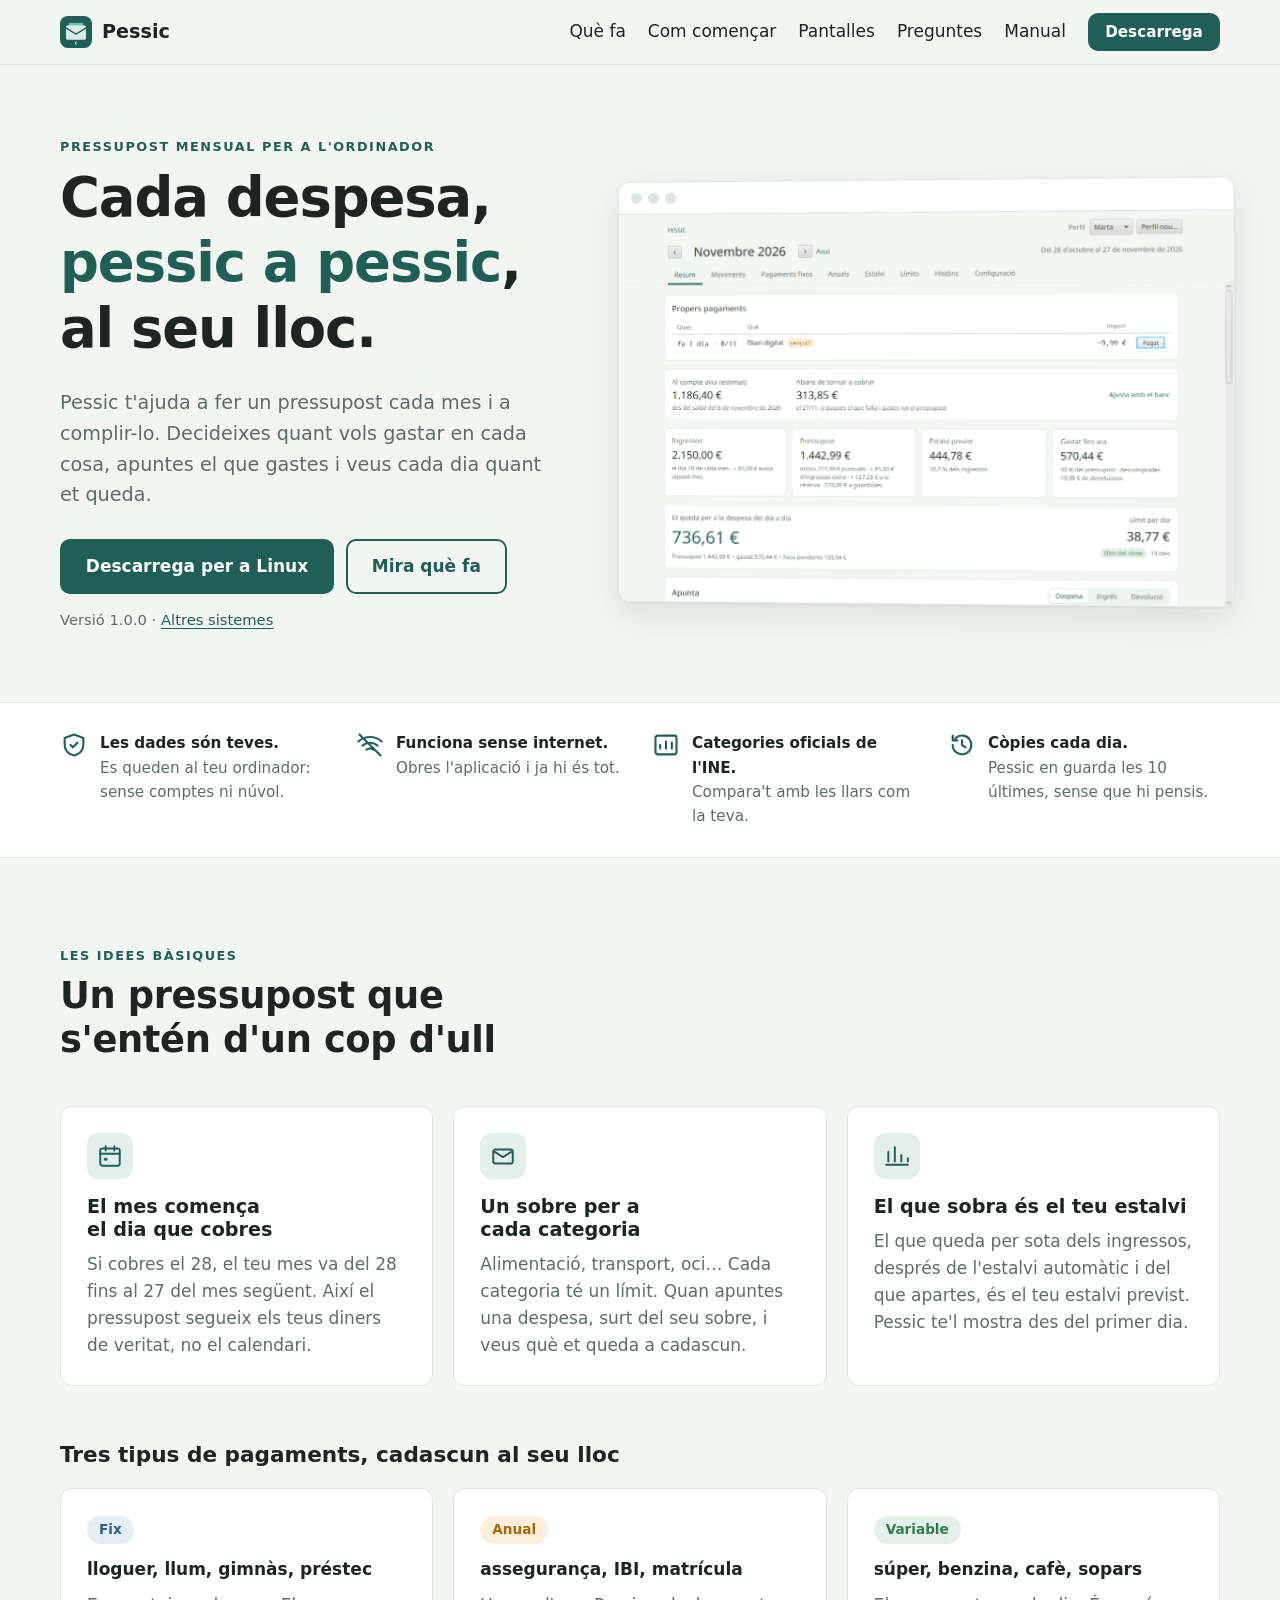
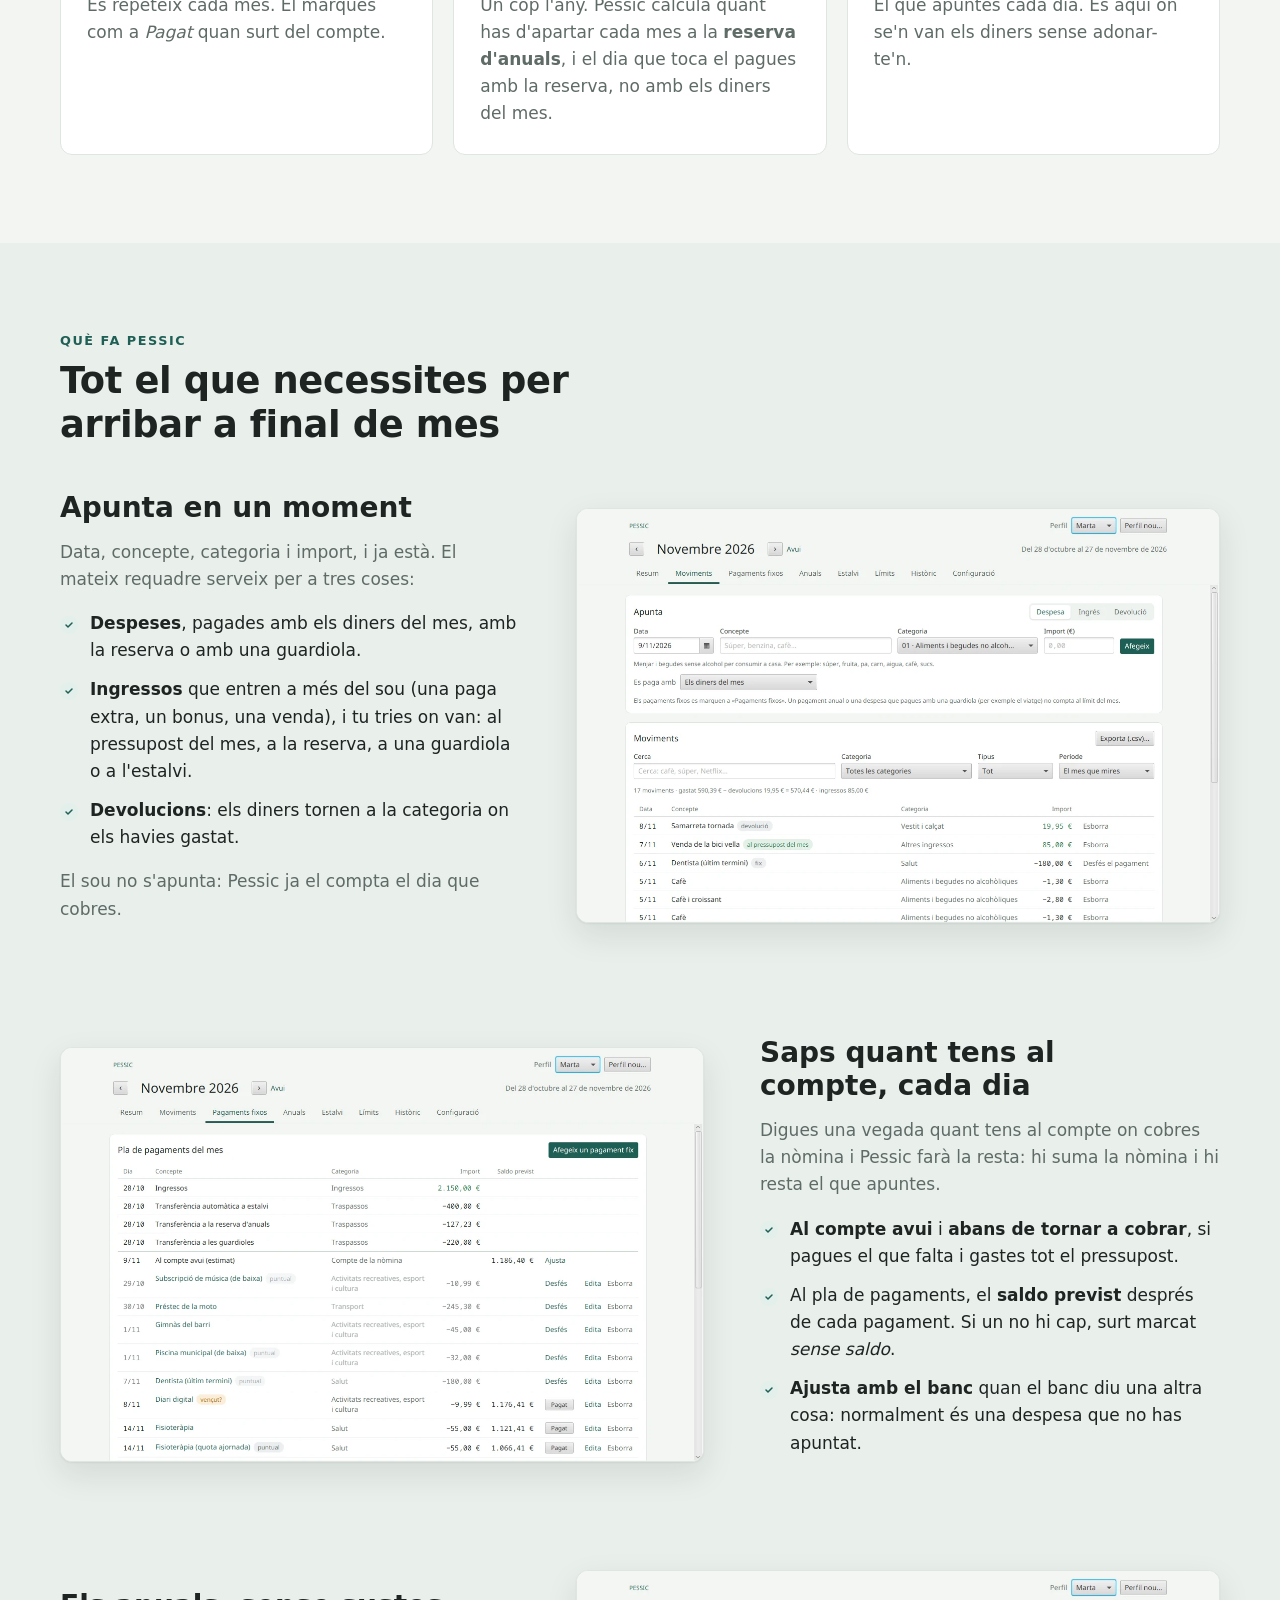
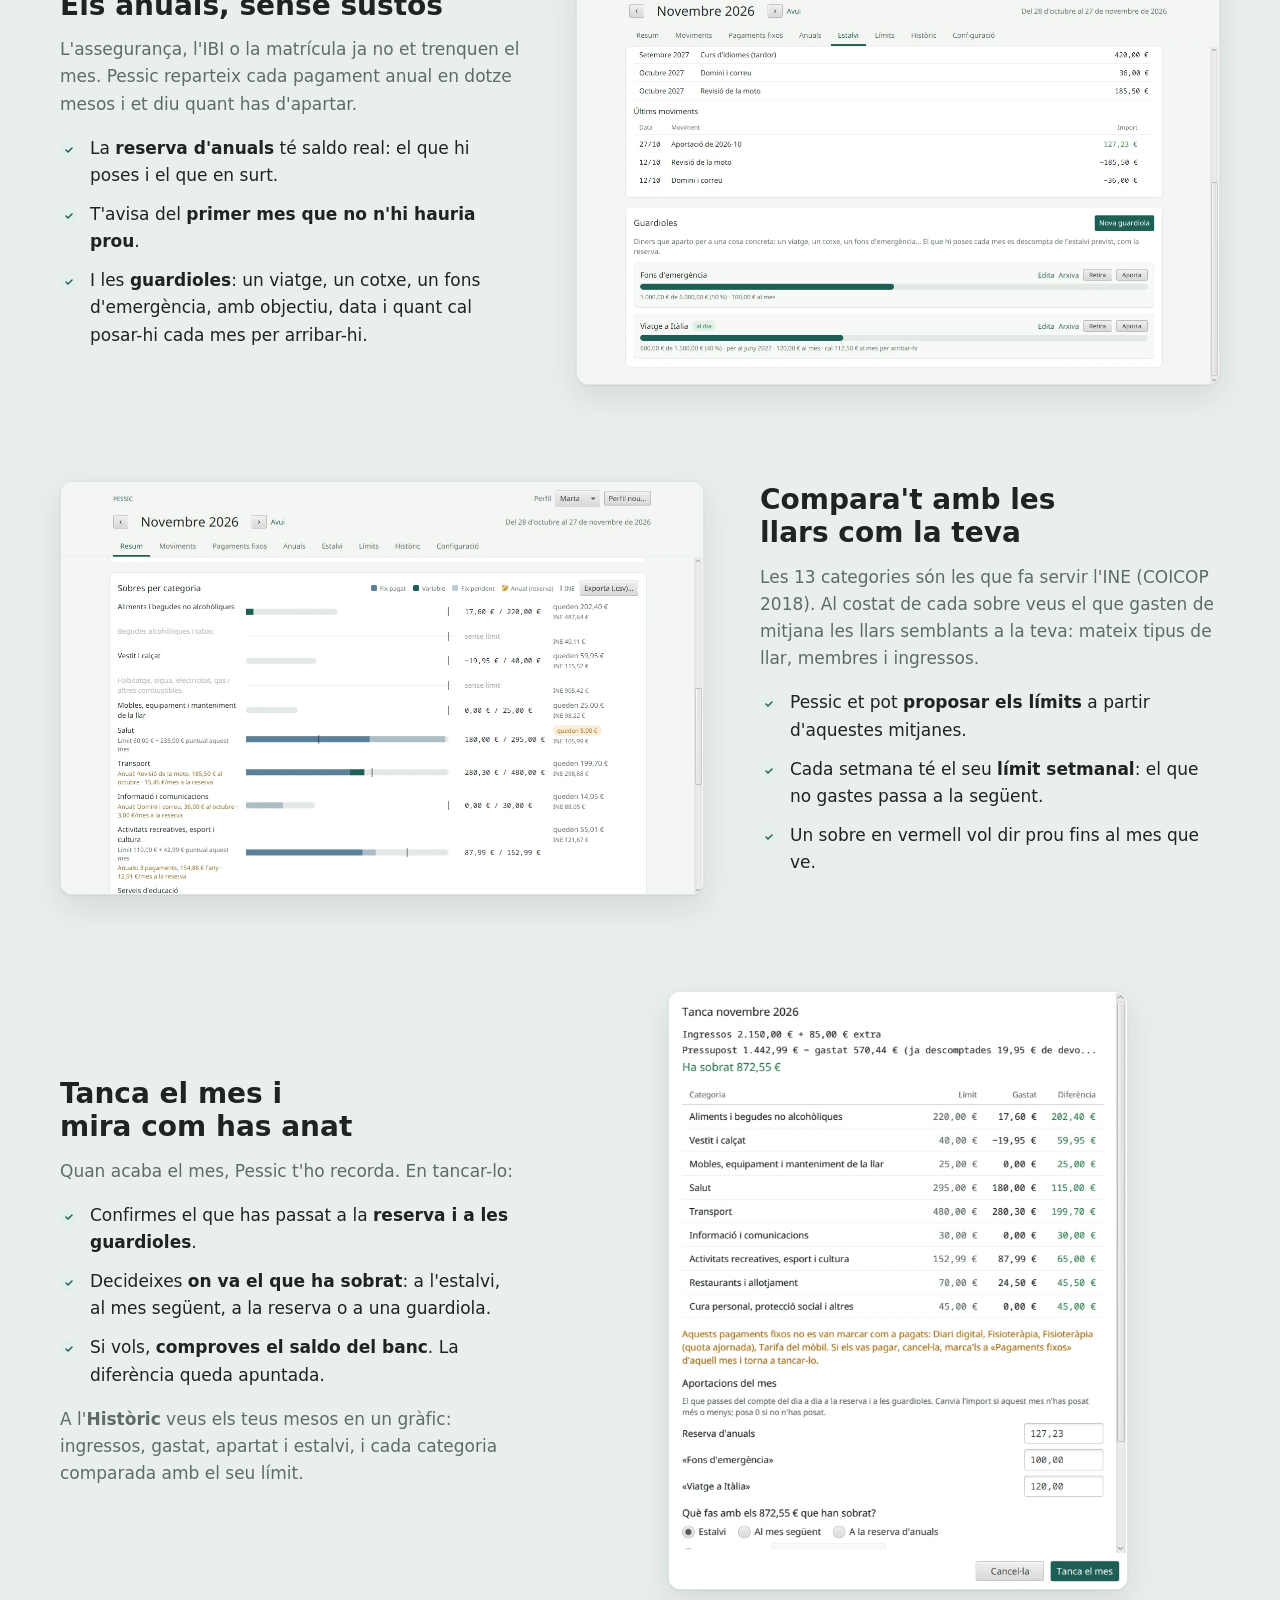
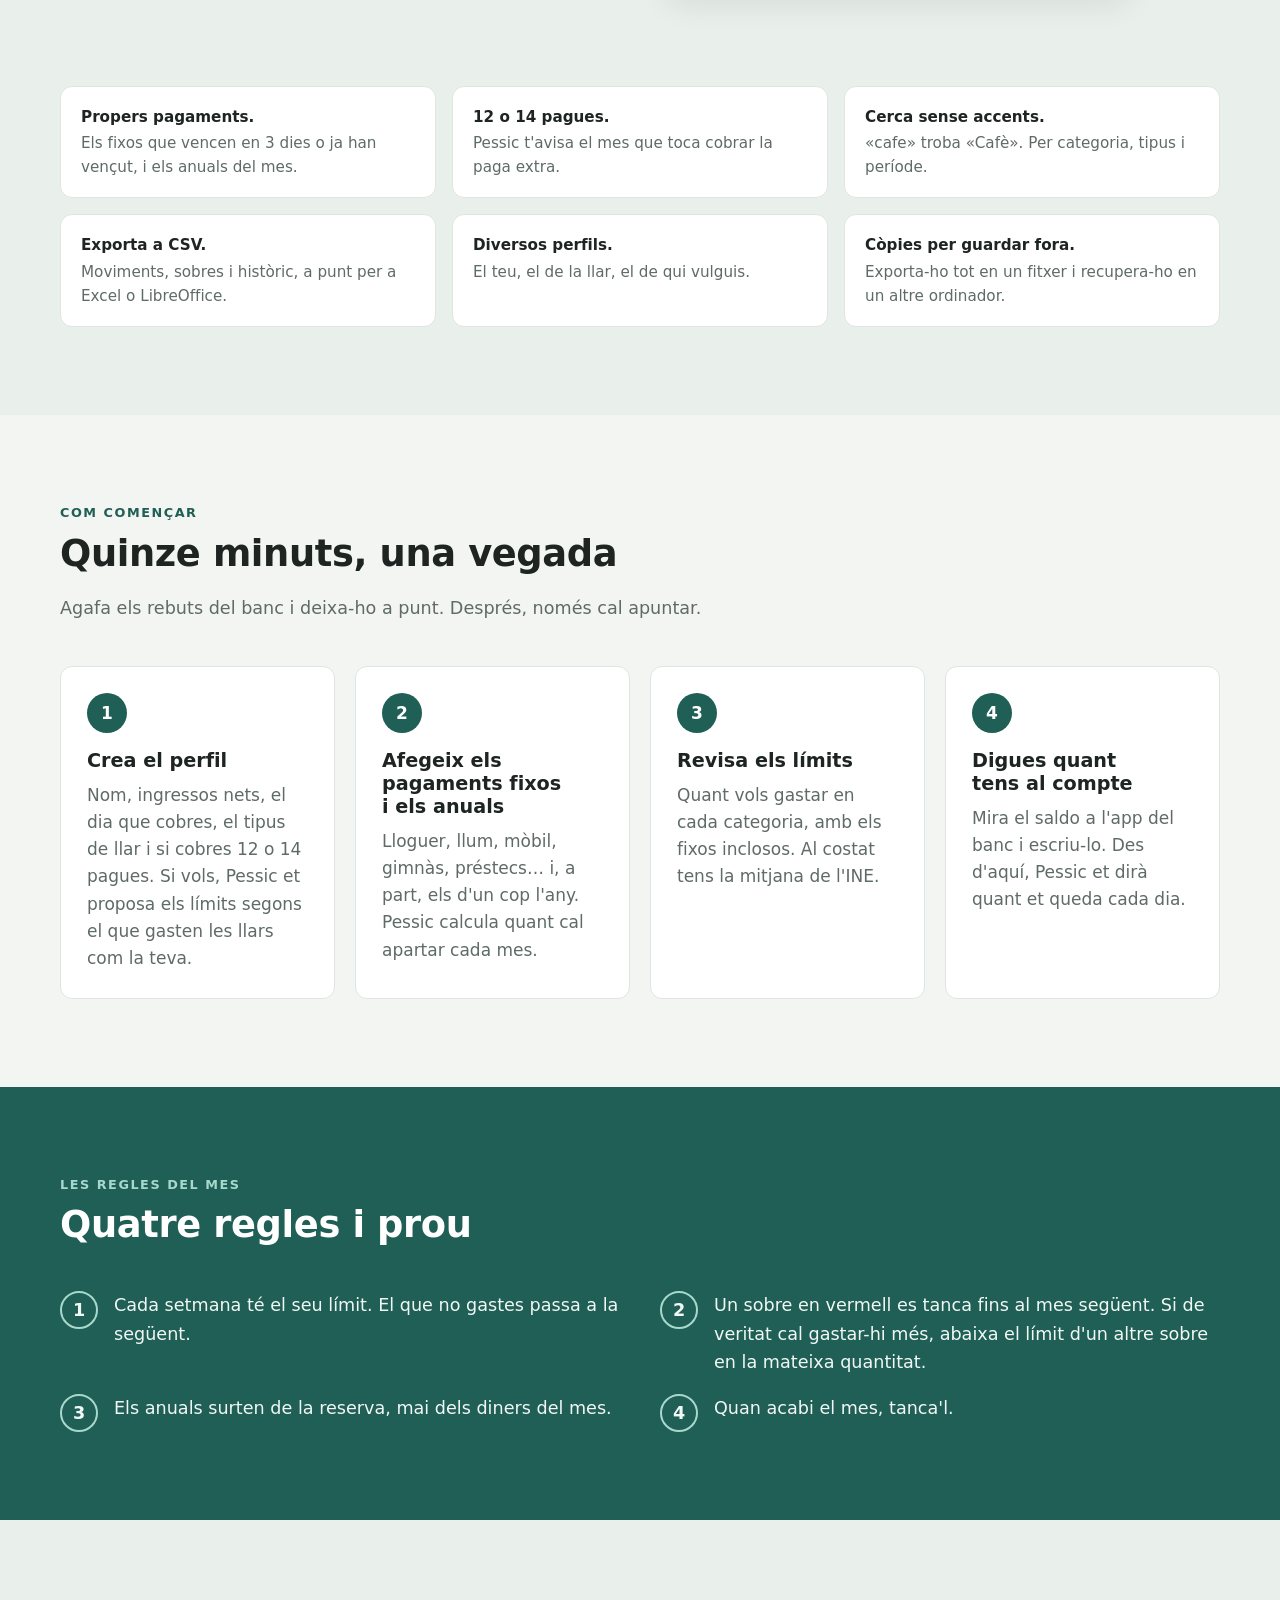
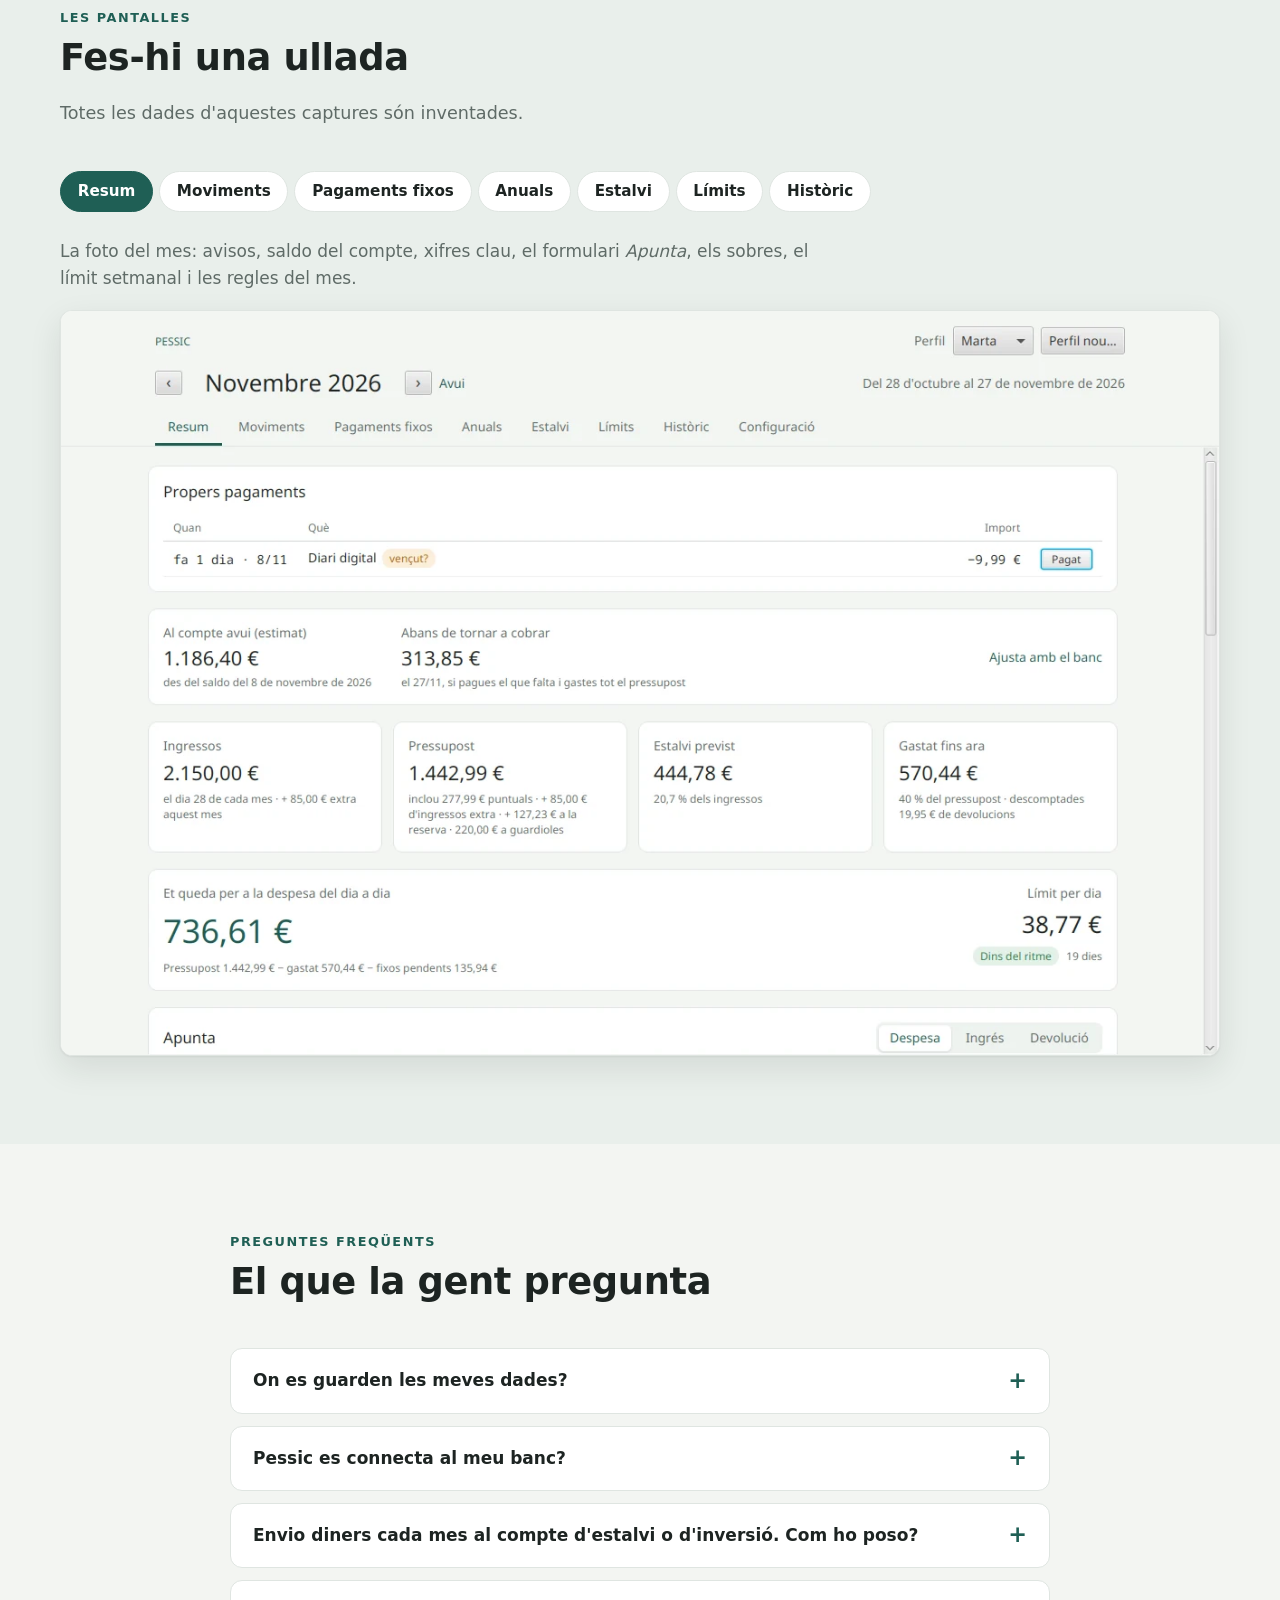
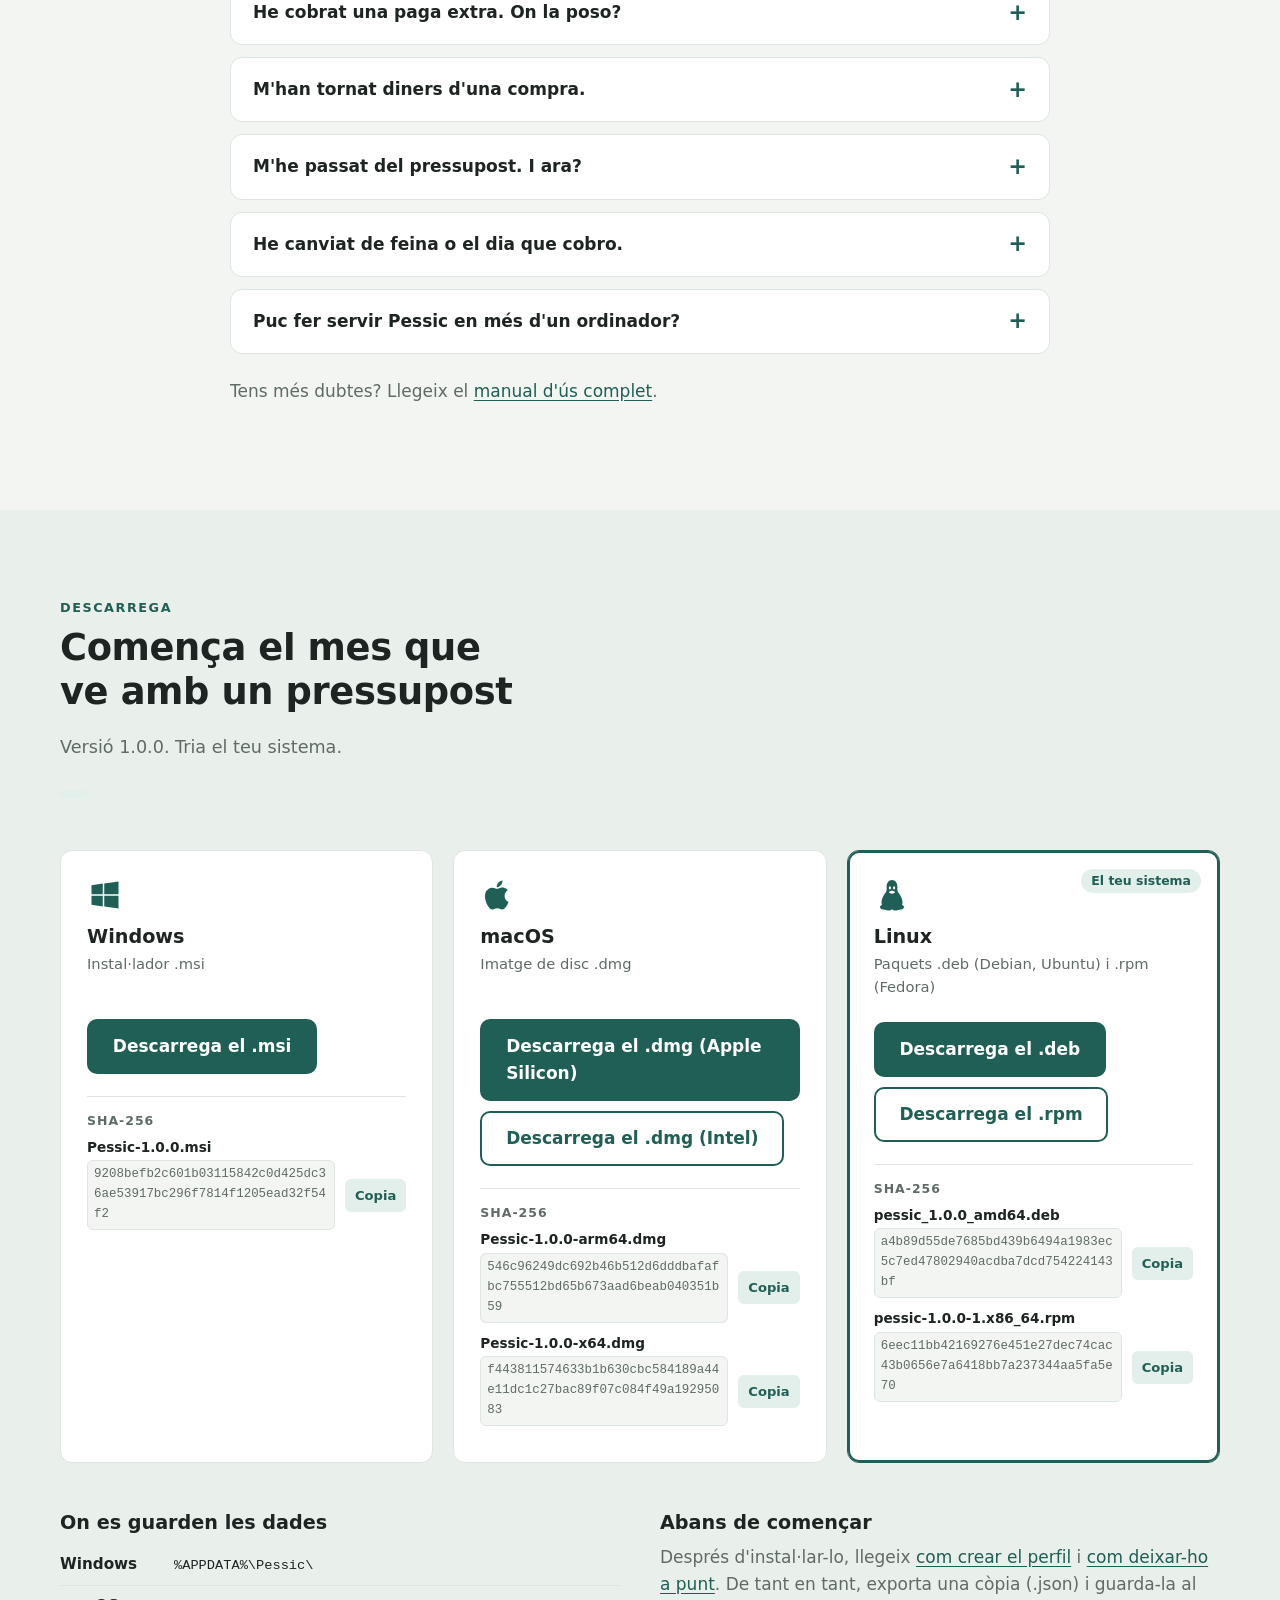
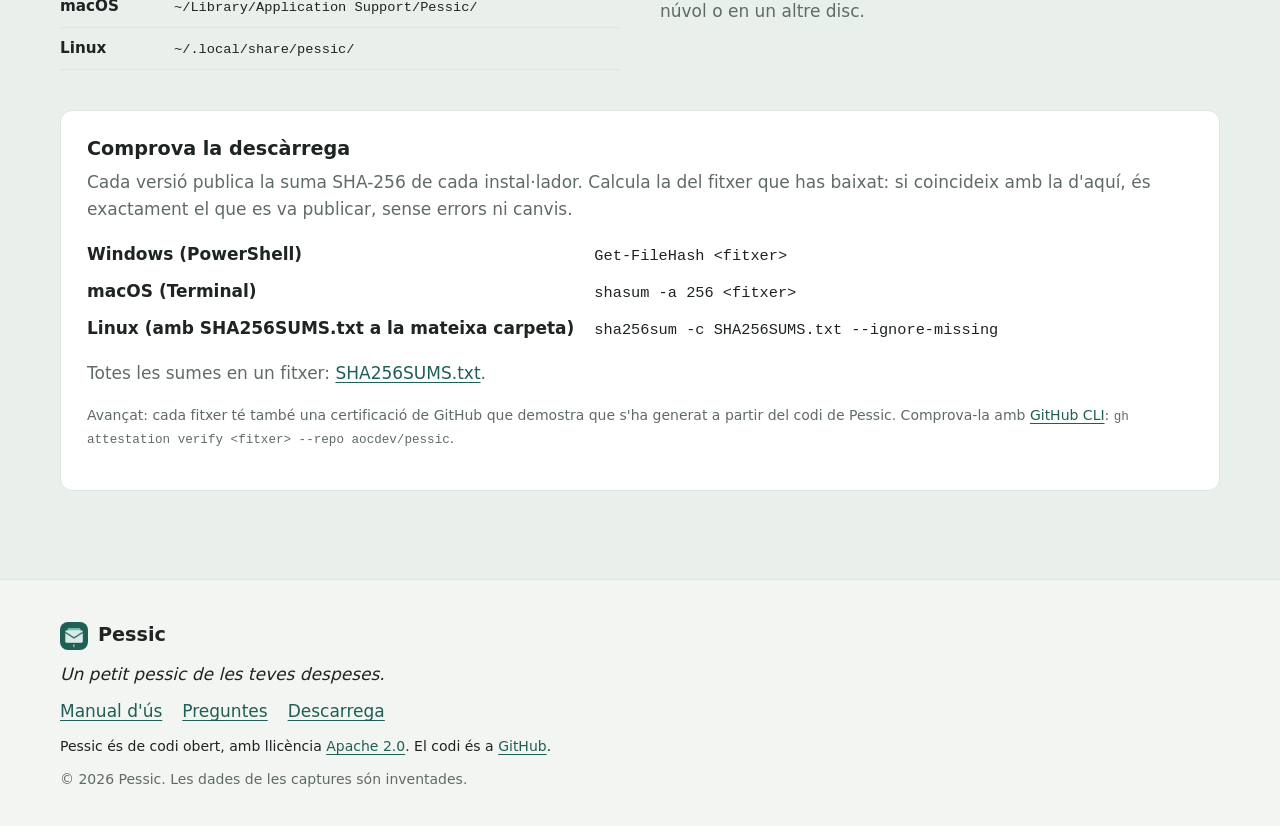
<file: index.html>
<!doctype html>
<html lang="ca">
<head>
  <meta charset="utf-8">
  <meta name="viewport" content="width=device-width, initial-scale=1">
  <title>Pessic · El teu pressupost mensual, pessic a pessic</title>
  <meta name="description" content="Pessic és una aplicació d&#x27;escriptori per fer un pressupost cada mes i complir-lo. Decideixes quant vols gastar en cada cosa, apuntes el que gastes i veus cada dia quant et queda. Les dades es queden al teu ordinador.">
  <meta name="theme-color" content="#1f5f55">
  <meta property="og:title" content="Pessic · El teu pressupost mensual, pessic a pessic">
  <meta property="og:description" content="Decideix quant vols gastar en cada cosa, apunta el que gastes i mira cada dia quant et queda. Sense registre i sense núvol.">
  <meta property="og:type" content="website">
  <meta property="og:image" content="assets/screens/resum.webp">

  <link rel="icon" type="image/png" href="assets/favicon.png">
  <link rel="apple-touch-icon" href="assets/apple-touch-icon.png">
  <link rel="stylesheet" href="css/styles.css">
  <script src="js/release.js" defer></script>
  <script src="js/downloads.js" defer></script>
  <script src="js/main.js" defer></script>
</head>
<body>
  <!-- Generated by tools/build.py from src/index.html and i18n/ca.json. Do not edit by hand. -->
  <a class="skip-link" href="#contingut">Salta al contingut</a>

  <header class="site-header">
    <div class="container header-inner">
      <a class="brand" href="#inici" aria-label="Pessic, inici">
        <img src="assets/favicon.png" alt="" width="32" height="32">
        <span>Pessic</span>
      </a>
      <button class="menu-toggle" type="button" aria-expanded="false" aria-controls="menu">
        <span class="sr-only">Menú</span>
        <svg viewBox="0 0 24 24" width="24" height="24" aria-hidden="true"><path d="M4 7h16M4 12h16M4 17h16" stroke="currentColor" stroke-width="2" stroke-linecap="round"/></svg>
      </button>
      <nav id="menu" class="site-nav" aria-label="Principal">
        <a href="#funcions">Què fa</a>
        <a href="#com-comencar">Com començar</a>
        <a href="#pantalles">Pantalles</a>
        <a href="#preguntes">Preguntes</a>
        <a href="manual.html">Manual</a>

        <a class="button button-small" href="#descarrega">Descarrega</a>
      </nav>
    </div>
  </header>

  <main id="contingut">
    <!-- ============================================================ hero -->
    <section id="inici" class="hero">
      <div class="container hero-inner">
        <div class="hero-text">
          <p class="eyebrow">Pressupost mensual per a l'ordinador</p>
          <h1>Cada despesa, <span class="accent">pessic a pessic</span>, al seu lloc.</h1>
          <p class="lead">Pessic t'ajuda a fer un pressupost cada mes i a complir-lo. Decideixes quant vols gastar en cada cosa, apuntes el que gastes i veus cada dia quant et queda.</p>
          <div class="hero-actions">
            <a class="button" href="#descarrega" data-download="primary">Descarrega Pessic</a>
            <a class="button button-ghost" href="#funcions">Mira què fa</a>
          </div>
          <p class="hero-note" data-download="note">Per a Windows, macOS i Linux · Sense registre · En català</p>
        </div>
        <figure class="hero-shot window">
          <div class="window-bar" aria-hidden="true"><i></i><i></i><i></i></div>
          <img src="assets/screens/resum.webp" width="1280" height="823" alt="Pantalla Resum de Pessic: propers pagaments, saldo del compte, xifres del mes i el que queda per gastar">
        </figure>
      </div>
    </section>

    <!-- ============================================================ facts -->
    <section class="facts" aria-label="En poques paraules">
      <ul class="container facts-list">
        <li>
          <svg viewBox="0 0 24 24" aria-hidden="true"><path d="M12 3 4 6v6c0 4.5 3.4 8.3 8 9 4.6-.7 8-4.5 8-9V6l-8-3Z" fill="none" stroke="currentColor" stroke-width="1.8" stroke-linejoin="round"/><path d="m9 12 2 2 4-4" fill="none" stroke="currentColor" stroke-width="1.8" stroke-linecap="round" stroke-linejoin="round"/></svg>
          <span><strong>Les dades són teves.</strong> Es queden al teu ordinador: sense comptes ni núvol.</span>
        </li>
        <li>
          <svg viewBox="0 0 24 24" aria-hidden="true"><path d="M2 9a15 15 0 0 1 20 0M5.5 12.5a10 10 0 0 1 13 0M9 16a5 5 0 0 1 6 0" fill="none" stroke="currentColor" stroke-width="1.8" stroke-linecap="round"/><path d="m3 3 18 18" stroke="currentColor" stroke-width="1.8" stroke-linecap="round"/></svg>
          <span><strong>Funciona sense internet.</strong> Obres l'aplicació i ja hi és tot.</span>
        </li>
        <li>
          <svg viewBox="0 0 24 24" aria-hidden="true"><rect x="3" y="4" width="18" height="16" rx="2" fill="none" stroke="currentColor" stroke-width="1.8"/><path d="M7 15v-3M12 15V9M17 15v-5" stroke="currentColor" stroke-width="1.8" stroke-linecap="round"/></svg>
          <span><strong>Categories oficials de l'INE.</strong> Compara't amb les llars com la teva.</span>
        </li>
        <li>
          <svg viewBox="0 0 24 24" aria-hidden="true"><path d="M4 12a8 8 0 1 0 2.3-5.7M4 4v4h4" fill="none" stroke="currentColor" stroke-width="1.8" stroke-linecap="round" stroke-linejoin="round"/><path d="M12 8v4l3 2" fill="none" stroke="currentColor" stroke-width="1.8" stroke-linecap="round"/></svg>
          <span><strong>Còpies cada dia.</strong> Pessic en guarda les 10 últimes, sense que hi pensis.</span>
        </li>
      </ul>
    </section>

    <!-- ============================================================ basics -->
    <section id="idees" class="section">
      <div class="container">
        <header class="section-head">
          <p class="eyebrow">Les idees bàsiques</p>
          <h2>Un pressupost que s'entén d'un cop d'ull</h2>
        </header>
        <div class="cards cards-3">
          <article class="card">
            <div class="card-icon" aria-hidden="true"><svg viewBox="0 0 24 24"><rect x="3" y="5" width="18" height="16" rx="2" fill="none" stroke="currentColor" stroke-width="1.8"/><path d="M3 10h18M8 3v4M16 3v4" stroke="currentColor" stroke-width="1.8" stroke-linecap="round"/><circle cx="8" cy="15" r="1.6" fill="currentColor"/></svg></div>
            <h3>El mes comença el dia que cobres</h3>
            <p>Si cobres el 28, el teu mes va del 28 fins al 27 del mes següent. Així el pressupost segueix els teus diners de veritat, no el calendari.</p>
          </article>
          <article class="card">
            <div class="card-icon" aria-hidden="true"><svg viewBox="0 0 24 24"><rect x="3" y="6" width="18" height="13" rx="2" fill="none" stroke="currentColor" stroke-width="1.8"/><path d="m4 8 8 5 8-5" fill="none" stroke="currentColor" stroke-width="1.8" stroke-linecap="round" stroke-linejoin="round"/></svg></div>
            <h3>Un sobre per a cada categoria</h3>
            <p>Alimentació, transport, oci… Cada categoria té un límit. Quan apuntes una despesa, surt del seu sobre, i veus què et queda a cadascun.</p>
          </article>
          <article class="card">
            <div class="card-icon" aria-hidden="true"><svg viewBox="0 0 24 24"><path d="M4 17V8M10 17V4M16 17v-6M22 17v-3" stroke="currentColor" stroke-width="1.8" stroke-linecap="round"/><path d="M2 20h20" stroke="currentColor" stroke-width="1.8" stroke-linecap="round"/></svg></div>
            <h3>El que sobra és el teu estalvi</h3>
            <p>El que queda per sota dels ingressos, després de l'estalvi automàtic i del que apartes, és el teu estalvi previst. Pessic te'l mostra des del primer dia.</p>
          </article>
        </div>

        <div class="payment-types">
          <h3>Tres tipus de pagaments, cadascun al seu lloc</h3>
          <div class="cards cards-3">
            <div class="type">
              <span class="tag tag-fixed">Fix</span>
              <p class="type-examples">lloguer, llum, gimnàs, préstec</p>
              <p>Es repeteix cada mes. El marques com a <em>Pagat</em> quan surt del compte.</p>
            </div>
            <div class="type">
              <span class="tag tag-annual">Anual</span>
              <p class="type-examples">assegurança, IBI, matrícula</p>
              <p>Un cop l'any. Pessic calcula quant has d'apartar cada mes a la <strong>reserva d'anuals</strong>, i el dia que toca el pagues amb la reserva, no amb els diners del mes.</p>
            </div>
            <div class="type">
              <span class="tag tag-variable">Variable</span>
              <p class="type-examples">súper, benzina, cafè, sopars</p>
              <p>El que apuntes cada dia. És aquí on se'n van els diners sense adonar-te'n.</p>
            </div>
          </div>
        </div>
      </div>
    </section>

    <!-- ============================================================ features -->
    <section id="funcions" class="section section-alt">
      <div class="container">
        <header class="section-head">
          <p class="eyebrow">Què fa Pessic</p>
          <h2>Tot el que necessites per arribar a final de mes</h2>
        </header>

        <article class="feature">
          <div class="feature-text">
            <h3>Apunta en un moment</h3>
            <p>Data, concepte, categoria i import, i ja està. El mateix requadre serveix per a tres coses:</p>
            <ul class="checks">
              <li><strong>Despeses</strong>, pagades amb els diners del mes, amb la reserva o amb una guardiola.</li>
              <li><strong>Ingressos</strong> que entren a més del sou (una paga extra, un bonus, una venda), i tu tries on van: al pressupost del mes, a la reserva, a una guardiola o a l'estalvi.</li>
              <li><strong>Devolucions</strong>: els diners tornen a la categoria on els havies gastat.</li>
            </ul>
            <p class="muted">El sou no s'apunta: Pessic ja el compta el dia que cobres.</p>
          </div>
          <figure class="feature-shot window">
            <img src="assets/screens/moviments.webp" width="1280" height="823" loading="lazy" alt="Pantalla Moviments: el formulari Apunta i la llista de moviments amb cerca i filtres">
          </figure>
        </article>

        <article class="feature feature-reverse">
          <div class="feature-text">
            <h3>Saps quant tens al compte, cada dia</h3>
            <p>Digues una vegada quant tens al compte on cobres la nòmina i Pessic farà la resta: hi suma la nòmina i hi resta el que apuntes.</p>
            <ul class="checks">
              <li><strong>Al compte avui</strong> i <strong>abans de tornar a cobrar</strong>, si pagues el que falta i gastes tot el pressupost.</li>
              <li>Al pla de pagaments, el <strong>saldo previst</strong> després de cada pagament. Si un no hi cap, surt marcat <em>sense saldo</em>.</li>
              <li><strong>Ajusta amb el banc</strong> quan el banc diu una altra cosa: normalment és una despesa que no has apuntat.</li>
            </ul>
          </div>
          <figure class="feature-shot window">
            <img src="assets/screens/pagaments.webp" width="1280" height="823" loading="lazy" alt="Pantalla Pagaments fixos: pla de pagaments del mes amb el saldo previst després de cada pagament">
          </figure>
        </article>

        <article class="feature">
          <div class="feature-text">
            <h3>Els anuals, sense sustos</h3>
            <p>L'assegurança, l'IBI o la matrícula ja no et trenquen el mes. Pessic reparteix cada pagament anual en dotze mesos i et diu quant has d'apartar.</p>
            <ul class="checks">
              <li>La <strong>reserva d'anuals</strong> té saldo real: el que hi poses i el que en surt.</li>
              <li>T'avisa del <strong>primer mes que no n'hi hauria prou</strong>.</li>
              <li>I les <strong>guardioles</strong>: un viatge, un cotxe, un fons d'emergència, amb objectiu, data i quant cal posar-hi cada mes per arribar-hi.</li>
            </ul>
          </div>
          <figure class="feature-shot window">
            <img src="assets/screens/guardioles.webp" width="1280" height="823" loading="lazy" alt="Pantalla Estalvi: moviments de la reserva d&#x27;anuals i guardioles amb el seu progrés">
          </figure>
        </article>

        <article class="feature feature-reverse">
          <div class="feature-text">
            <h3>Compara't amb les llars com la teva</h3>
            <p>Les 13 categories són les que fa servir l'INE (COICOP 2018). Al costat de cada sobre veus el que gasten de mitjana les llars semblants a la teva: mateix tipus de llar, membres i ingressos.</p>
            <ul class="checks">
              <li>Pessic et pot <strong>proposar els límits</strong> a partir d'aquestes mitjanes.</li>
              <li>Cada setmana té el seu <strong>límit setmanal</strong>: el que no gastes passa a la següent.</li>
              <li>Un sobre en vermell vol dir prou fins al mes que ve.</li>
            </ul>
          </div>
          <figure class="feature-shot window">
            <img src="assets/screens/sobres.webp" width="1280" height="823" loading="lazy" alt="Sobres per categoria: barres amb el que s&#x27;ha gastat de cada límit i la mitjana de l&#x27;INE">
          </figure>
        </article>

        <article class="feature">
          <div class="feature-text">
            <h3>Tanca el mes i mira com has anat</h3>
            <p>Quan acaba el mes, Pessic t'ho recorda. En tancar-lo:</p>
            <ul class="checks">
              <li>Confirmes el que has passat a la <strong>reserva i a les guardioles</strong>.</li>
              <li>Decideixes <strong>on va el que ha sobrat</strong>: a l'estalvi, al mes següent, a la reserva o a una guardiola.</li>
              <li>Si vols, <strong>comproves el saldo del banc</strong>. La diferència queda apuntada.</li>
            </ul>
            <p>A l'<strong>Històric</strong> veus els teus mesos en un gràfic: ingressos, gastat, apartat i estalvi, i cada categoria comparada amb el seu límit.</p>
          </div>
          <figure class="feature-shot window feature-shot-tall">
            <img src="assets/screens/close.webp" width="696" height="906" loading="lazy" alt="Diàleg Tanca el mes: resum del mes, aportacions a la reserva i a les guardioles, i què fer amb el que ha sobrat">
          </figure>
        </article>

        <ul class="extras">
          <li><strong>Propers pagaments.</strong> Els fixos que vencen en 3 dies o ja han vençut, i els anuals del mes.</li>
          <li><strong>12 o 14 pagues.</strong> Pessic t'avisa el mes que toca cobrar la paga extra.</li>
          <li><strong>Cerca sense accents.</strong> «cafe» troba «Cafè». Per categoria, tipus i període.</li>
          <li><strong>Exporta a CSV.</strong> Moviments, sobres i històric, a punt per a Excel o LibreOffice.</li>
          <li><strong>Diversos perfils.</strong> El teu, el de la llar, el de qui vulguis.</li>
          <li><strong>Còpies per guardar fora.</strong> Exporta-ho tot en un fitxer i recupera-ho en un altre ordinador.</li>
        </ul>
      </div>
    </section>

    <!-- ============================================================ getting started -->
    <section id="com-comencar" class="section">
      <div class="container">
        <header class="section-head">
          <p class="eyebrow">Com començar</p>
          <h2>Quinze minuts, una vegada</h2>
          <p class="section-lead">Agafa els rebuts del banc i deixa-ho a punt. Després, només cal apuntar.</p>
        </header>
        <ol class="steps">
          <li>
            <h3>Crea el perfil</h3>
            <p>Nom, ingressos nets, el dia que cobres, el tipus de llar i si cobres 12 o 14 pagues. Si vols, Pessic et proposa els límits segons el que gasten les llars com la teva.</p>
          </li>
          <li>
            <h3>Afegeix els pagaments fixos i els anuals</h3>
            <p>Lloguer, llum, mòbil, gimnàs, préstecs… i, a part, els d'un cop l'any. Pessic calcula quant cal apartar cada mes.</p>
          </li>
          <li>
            <h3>Revisa els límits</h3>
            <p>Quant vols gastar en cada categoria, amb els fixos inclosos. Al costat tens la mitjana de l'INE.</p>
          </li>
          <li>
            <h3>Digues quant tens al compte</h3>
            <p>Mira el saldo a l'app del banc i escriu-lo. Des d'aquí, Pessic et dirà quant et queda cada dia.</p>
          </li>
        </ol>
      </div>
    </section>

    <!-- ============================================================ rules -->
    <section class="section rules" aria-labelledby="regles-titol">
      <div class="container">
        <header class="section-head">
          <p class="eyebrow">Les regles del mes</p>
          <h2 id="regles-titol">Quatre regles i prou</h2>
        </header>
        <ol class="rules-list">
          <li><span>1</span>Cada setmana té el seu límit. El que no gastes passa a la següent.</li>
          <li><span>2</span>Un sobre en vermell es tanca fins al mes següent. Si de veritat cal gastar-hi més, abaixa el límit d'un altre sobre en la mateixa quantitat.</li>
          <li><span>3</span>Els anuals surten de la reserva, mai dels diners del mes.</li>
          <li><span>4</span>Quan acabi el mes, tanca'l.</li>
        </ol>
      </div>
    </section>

    <!-- ============================================================ screens -->
    <section id="pantalles" class="section section-alt">
      <div class="container">
        <header class="section-head">
          <p class="eyebrow">Les pantalles</p>
          <h2>Fes-hi una ullada</h2>
          <p class="section-lead">Totes les dades d'aquestes captures són inventades.</p>
        </header>
        <div class="tabs" data-tabs>
          <div class="tab-list" role="tablist" aria-label="Pantalles de Pessic">
            <button role="tab" id="tab-resum" aria-controls="panel-resum" aria-selected="true">Resum</button>
            <button role="tab" id="tab-moviments" aria-controls="panel-moviments" aria-selected="false" tabindex="-1">Moviments</button>
            <button role="tab" id="tab-pagaments" aria-controls="panel-pagaments" aria-selected="false" tabindex="-1">Pagaments fixos</button>
            <button role="tab" id="tab-anuals" aria-controls="panel-anuals" aria-selected="false" tabindex="-1">Anuals</button>
            <button role="tab" id="tab-estalvi" aria-controls="panel-estalvi" aria-selected="false" tabindex="-1">Estalvi</button>
            <button role="tab" id="tab-limits" aria-controls="panel-limits" aria-selected="false" tabindex="-1">Límits</button>
            <button role="tab" id="tab-historic" aria-controls="panel-historic" aria-selected="false" tabindex="-1">Històric</button>
          </div>
          <div role="tabpanel" id="panel-resum" aria-labelledby="tab-resum" class="tab-panel">
            <p>La foto del mes: avisos, saldo del compte, xifres clau, el formulari <em>Apunta</em>, els sobres, el límit setmanal i les regles del mes.</p>
            <button class="shot-button window" type="button" data-zoom><img src="assets/screens/resum.webp" width="1280" height="823" loading="lazy" alt="Pantalla Resum"></button>
          </div>
          <div role="tabpanel" id="panel-moviments" aria-labelledby="tab-moviments" class="tab-panel" hidden>
            <p>Tot el que has apuntat, amb cerca per text, categoria, tipus i període, i els totals a sota.</p>
            <button class="shot-button window" type="button" data-zoom><img src="assets/screens/moviments.webp" width="1280" height="823" loading="lazy" alt="Pantalla Moviments"></button>
          </div>
          <div role="tabpanel" id="panel-pagaments" aria-labelledby="tab-pagaments" class="tab-panel" hidden>
            <p>El pla de pagaments del mes, amb el saldo previst al compte després de cada pagament.</p>
            <button class="shot-button window" type="button" data-zoom><img src="assets/screens/pagaments.webp" width="1280" height="823" loading="lazy" alt="Pantalla Pagaments fixos"></button>
          </div>
          <div role="tabpanel" id="panel-anuals" aria-labelledby="tab-anuals" class="tab-panel" hidden>
            <p>Els pagaments d'un cop l'any, el total anual i quant has d'apartar cada mes.</p>
            <button class="shot-button window" type="button" data-zoom><img src="assets/screens/anuals.webp" width="1280" height="823" loading="lazy" alt="Pantalla Anuals"></button>
          </div>
          <div role="tabpanel" id="panel-estalvi" aria-labelledby="tab-estalvi" class="tab-panel" hidden>
            <p>La reserva d'anuals amb el seu saldo i els pròxims anuals, i les guardioles amb el seu progrés.</p>
            <button class="shot-button window" type="button" data-zoom><img src="assets/screens/estalvi.webp" width="1280" height="823" loading="lazy" alt="Pantalla Estalvi"></button>
          </div>
          <div role="tabpanel" id="panel-limits" aria-labelledby="tab-limits" class="tab-panel" hidden>
            <p>El límit de cada categoria al costat de la previsió de l'INE per a llars com la teva.</p>
            <button class="shot-button window" type="button" data-zoom><img src="assets/screens/limits.webp" width="1280" height="823" loading="lazy" alt="Pantalla Límits"></button>
          </div>
          <div role="tabpanel" id="panel-historic" aria-labelledby="tab-historic" class="tab-panel" hidden>
            <p>Els teus mesos, tancats o estimats: ingressos, gastat, apartat i estalvi.</p>
            <button class="shot-button window" type="button" data-zoom><img src="assets/screens/historic.webp" width="1280" height="823" loading="lazy" alt="Pantalla Històric"></button>
          </div>
        </div>
      </div>
    </section>

    <!-- ============================================================ faq -->
    <section id="preguntes" class="section">
      <div class="container container-narrow">
        <header class="section-head">
          <p class="eyebrow">Preguntes freqüents</p>
          <h2>El que la gent pregunta</h2>
        </header>
        <div class="faq">
          <details><summary>On es guarden les meves dades?</summary><p>Al teu ordinador, i enlloc més. Pessic no té servidor, no et demana compte i funciona sense internet. Cada dia que l'obres en fa una còpia de seguretat i en guarda les 10 últimes.</p></details>
          <details><summary>Pessic es connecta al meu banc?</summary><p>No, i és a propòsit. Pessic serveix per fer un pressupost i complir-lo, no per analitzar el compte. Només necessita saber el saldo del compte on cobres, i això li dius tu. Si el banc no quadra, prem <em>Ajusta amb el banc</em>.</p></details>
          <details><summary>Envio diners cada mes al compte d'estalvi o d'inversió. Com ho poso?</summary><p>Com a <strong>estalvi automàtic</strong> a Configuració (si surt el dia que cobres), o com a pagament fix d'aquell dia. Pessic no necessita saber què passa en aquell compte.</p></details>
          <details><summary>He cobrat una paga extra. On la poso?</summary><p>Si tens 14 pagues configurades, prem <em>Rebuda</em> quan surti a Propers pagaments. Si no, apunta-la com a <em>Ingrés</em>. En tots dos casos tries on va: el pressupost del mes, la reserva, una guardiola o l'estalvi.</p></details>
          <details><summary>M'han tornat diners d'una compra.</summary><p>Apunta una <em>Devolució</em> a la mateixa categoria: abaixa el que hi has gastat.</p></details>
          <details><summary>M'he passat del pressupost. I ara?</summary><p>No passa res: tanca el mes igualment i el mes següent revisa els límits. Pessic serveix per veure on se'n van els diners, no per renyar-te.</p></details>
          <details><summary>He canviat de feina o el dia que cobro.</summary><p>Canvia-ho a Configuració. Els canvis de sou o de pagues només afecten d'ara endavant, i si canvies el dia que cobres, els moviments es reparteixen sols en els mesos nous.</p></details>
          <details><summary>Puc fer servir Pessic en més d'un ordinador?</summary><p>No se sincronitza sol. Exporta una còpia (.json) en un ordinador i importa-la a l'altre.</p></details>
        </div>
        <p class="faq-more">Tens més dubtes? Llegeix el <a href="manual.html">manual d'ús complet</a>.</p>
      </div>
    </section>

    <!-- ============================================================ download -->
    <section id="descarrega" class="section download">
      <div class="container">
        <header class="section-head">
          <p class="eyebrow">Descarrega</p>
          <h2>Comença el mes que ve amb un pressupost</h2>
          <p class="section-lead" data-download="status">Tria el teu sistema.</p>
          <p class="download-count" data-download="count" hidden></p>
        </header>
        <div class="cards cards-3 platforms">
          <article class="platform" data-platform="windows">
            <svg viewBox="0 0 24 24" aria-hidden="true"><path d="M3 5.5 10.5 4.4v7.1H3V5.5Zm8.5-1.2L21 3v8.5h-9.5V4.3ZM3 12.5h7.5v7.1L3 18.5v-6Zm8.5 0H21V21l-9.5-1.3v-7.2Z" fill="currentColor"/></svg>
            <h3>Windows</h3>
            <p class="platform-meta">Instal·lador .msi</p>
            <div class="platform-actions" data-links></div>
          </article>
          <article class="platform" data-platform="mac">
            <svg viewBox="0 0 24 24" aria-hidden="true"><path d="M16.4 12.6c0-2.4 2-3.6 2.1-3.7-1.1-1.7-2.9-1.9-3.5-1.9-1.5-.2-2.9.9-3.7.9-.8 0-1.9-.9-3.2-.8-1.6 0-3.1 1-4 2.4-1.7 3-.4 7.4 1.2 9.8.8 1.2 1.8 2.5 3 2.4 1.2 0 1.7-.8 3.2-.8s1.9.8 3.2.8c1.3 0 2.2-1.2 3-2.4.9-1.4 1.3-2.7 1.3-2.8-.1 0-2.6-1-2.6-3.9ZM14 5.4c.7-.8 1.1-1.9 1-3-1 0-2.1.7-2.8 1.5-.6.7-1.2 1.8-1 2.9 1 .1 2.1-.6 2.8-1.4Z" fill="currentColor"/></svg>
            <h3>macOS</h3>
            <p class="platform-meta">Imatge de disc .dmg</p>
            <div class="platform-actions" data-links></div>
          </article>
          <article class="platform" data-platform="linux">
            <svg viewBox="0 0 24 24" aria-hidden="true"><path d="M12 2c-2.2 0-3.6 1.9-3.6 4.6 0 1.4.3 2.3-.6 3.7C6.6 12 5 14.2 5 16.8c0 .6.1 1.2.3 1.7-.6.3-1.3.8-1.3 1.6 0 1.1 1.5 1.4 3 1.7 1.1.2 2 .6 2.8.6.8 0 1.4-.4 1.8-.8h.8c.4.4 1 .8 1.8.8.8 0 1.7-.4 2.8-.6 1.5-.3 3-.6 3-1.7 0-.8-.7-1.3-1.3-1.6.2-.5.3-1.1.3-1.7 0-2.6-1.6-4.8-2.8-6.5-.9-1.4-.6-2.3-.6-3.7C15.6 3.9 14.2 2 12 2Zm-1.4 4.1c.4 0 .7.5.7 1.1s-.3 1.1-.7 1.1-.7-.5-.7-1.1.3-1.1.7-1.1Zm2.8 0c.4 0 .7.5.7 1.1s-.3 1.1-.7 1.1-.7-.5-.7-1.1.3-1.1.7-1.1ZM12 9.2c.9 0 2 .5 2 .9 0 .3-1.1 1-2 1s-2-.7-2-1c0-.4 1.1-.9 2-.9Z" fill="currentColor"/></svg>
            <h3>Linux</h3>
            <p class="platform-meta">Paquets .deb (Debian, Ubuntu) i .rpm (Fedora)</p>
            <div class="platform-actions" data-links></div>
          </article>
        </div>
        <div class="download-notes">
          <div>
            <h3>On es guarden les dades</h3>
            <table>
              <tbody>
                <tr><th scope="row">Windows</th><td><code>%APPDATA%\Pessic\</code></td></tr>
                <tr><th scope="row">macOS</th><td><code>~/Library/Application Support/Pessic/</code></td></tr>
                <tr><th scope="row">Linux</th><td><code>~/.local/share/pessic/</code></td></tr>
              </tbody>
            </table>
          </div>
          <div>
            <h3>Abans de començar</h3>
            <p>Després d'instal·lar-lo, llegeix <a href="manual.html#2-primer-pas-crea-el-perfil">com crear el perfil</a> i <a href="manual.html#3-posa-ho-a-punt-15-minuts">com deixar-ho a punt</a>. De tant en tant, exporta una còpia (.json) i guarda-la al núvol o en un altre disc.</p>
          </div>
        </div>
        <div class="verify" data-download="verify" hidden>
          <h3>Comprova la descàrrega</h3>
          <p>Cada versió publica la suma SHA-256 de cada instal·lador. Calcula la del fitxer que has baixat: si coincideix amb la d'aquí, és exactament el que es va publicar, sense errors ni canvis.</p>
          <dl class="verify-commands">
            <dt>Windows (PowerShell)</dt>
            <dd><code>Get-FileHash &lt;fitxer&gt;</code></dd>
            <dt>macOS (Terminal)</dt>
            <dd><code>shasum -a 256 &lt;fitxer&gt;</code></dd>
            <dt>Linux (amb SHA256SUMS.txt a la mateixa carpeta)</dt>
            <dd><code>sha256sum -c SHA256SUMS.txt --ignore-missing</code></dd>
          </dl>
          <p>Totes les sumes en un fitxer: <a href="#" data-download="sums">SHA256SUMS.txt</a>.</p>
          <p class="small muted">Avançat: cada fitxer té també una certificació de GitHub que demostra que s'ha generat a partir del codi de Pessic. Comprova-la amb <a href="https://cli.github.com/">GitHub CLI</a>: <code>gh attestation verify &lt;fitxer&gt; --repo aocdev/pessic</code>.</p>
        </div>
      </div>
    </section>
  </main>

  <footer class="site-footer">
    <div class="container footer-inner">
      <a class="brand" href="#inici">
        <img src="assets/favicon.png" alt="" width="28" height="28">
        <span>Pessic</span>
      </a>
      <p><em>Un petit pessic de les teves despeses.</em></p>
      <nav aria-label="Peu de pàgina">
        <a href="manual.html">Manual d'ús</a>
        <a href="#preguntes">Preguntes</a>
        <a href="#descarrega">Descarrega</a>
      </nav>
      <p class="small">Pessic és de codi obert, amb llicència <a href="https://github.com/aocdev/pessic/blob/main/LICENSE">Apache 2.0</a>. El codi és a <a href="https://github.com/aocdev/pessic">GitHub</a>.</p>
      <p class="muted small">© <span data-year>2026</span> Pessic. Les dades de les captures són inventades.</p>
    </div>
  </footer>

  <dialog class="lightbox" aria-label="Captura ampliada">
    <button class="lightbox-close" type="button" aria-label="Tanca">×</button>
    <img alt="">
  </dialog>
  <script id="i18n-strings" type="application/json">{"js.soon": "Aviat disponible", "js.yourSystem": "El teu sistema", "js.msi": "Descarrega el .msi", "js.dmgArm": "Descarrega el .dmg (Apple Silicon)", "js.dmgIntel": "Descarrega el .dmg (Intel)", "js.deb": "Descarrega el .deb", "js.rpm": "Descarrega el .rpm", "js.statusPublished": "Versió {version}. Tria el teu sistema.", "js.statusSoon": "Els instal·ladors encara no estan publicats. Torna-hi aviat: aquí els trobaràs per a Windows, macOS i Linux.", "js.downloadFor": "Descarrega per a {system}", "js.heroNote": "Versió {version} · <a href=\"#descarrega\">Altres sistemes<\/a>", "js.sha256": "SHA-256", "js.copy": "Copia", "js.copied": "Copiat", "js.copySha": "Copia la suma SHA-256 de {file}", "js.totalOne": "{count} descàrrega fins ara", "js.totalOther": "{count} descàrregues fins ara", "js.cardOne": "{count} descàrrega", "js.cardOther": "{count} descàrregues"}</script>
</body>
</html>
</file>
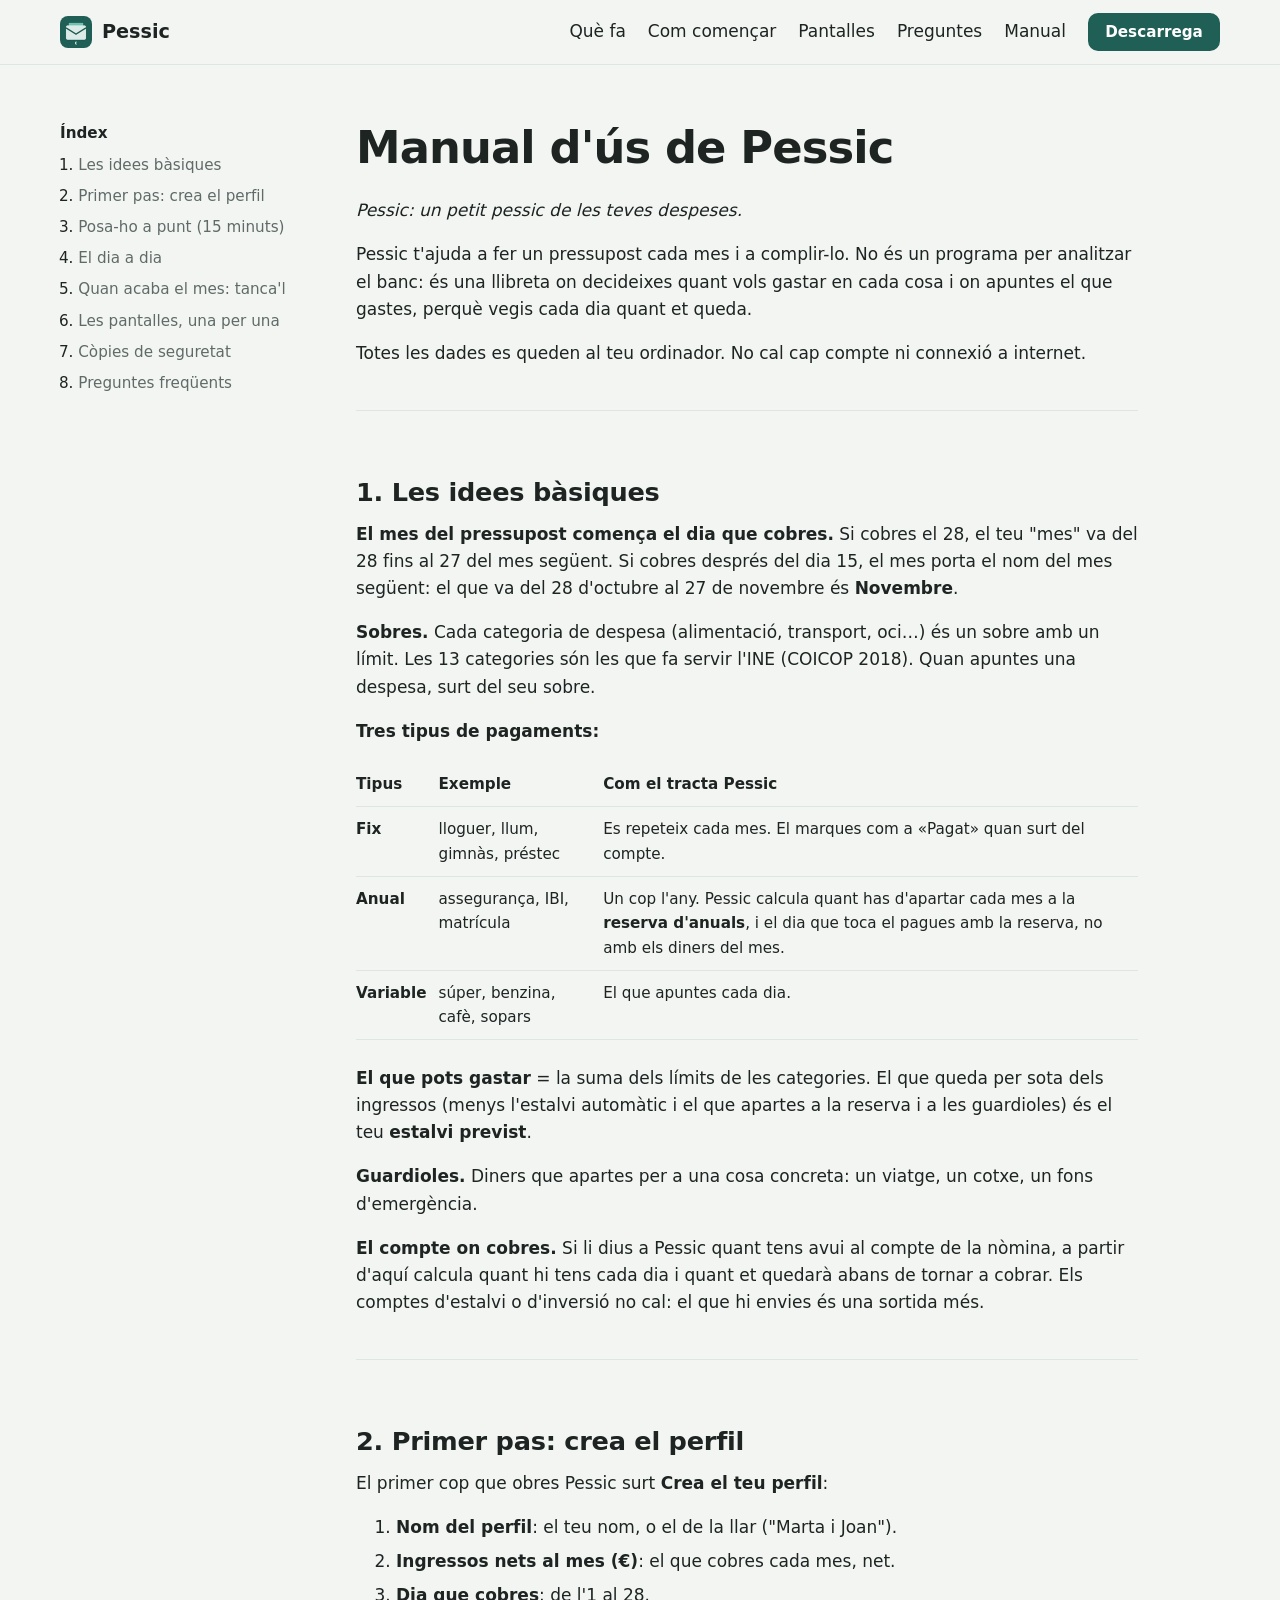
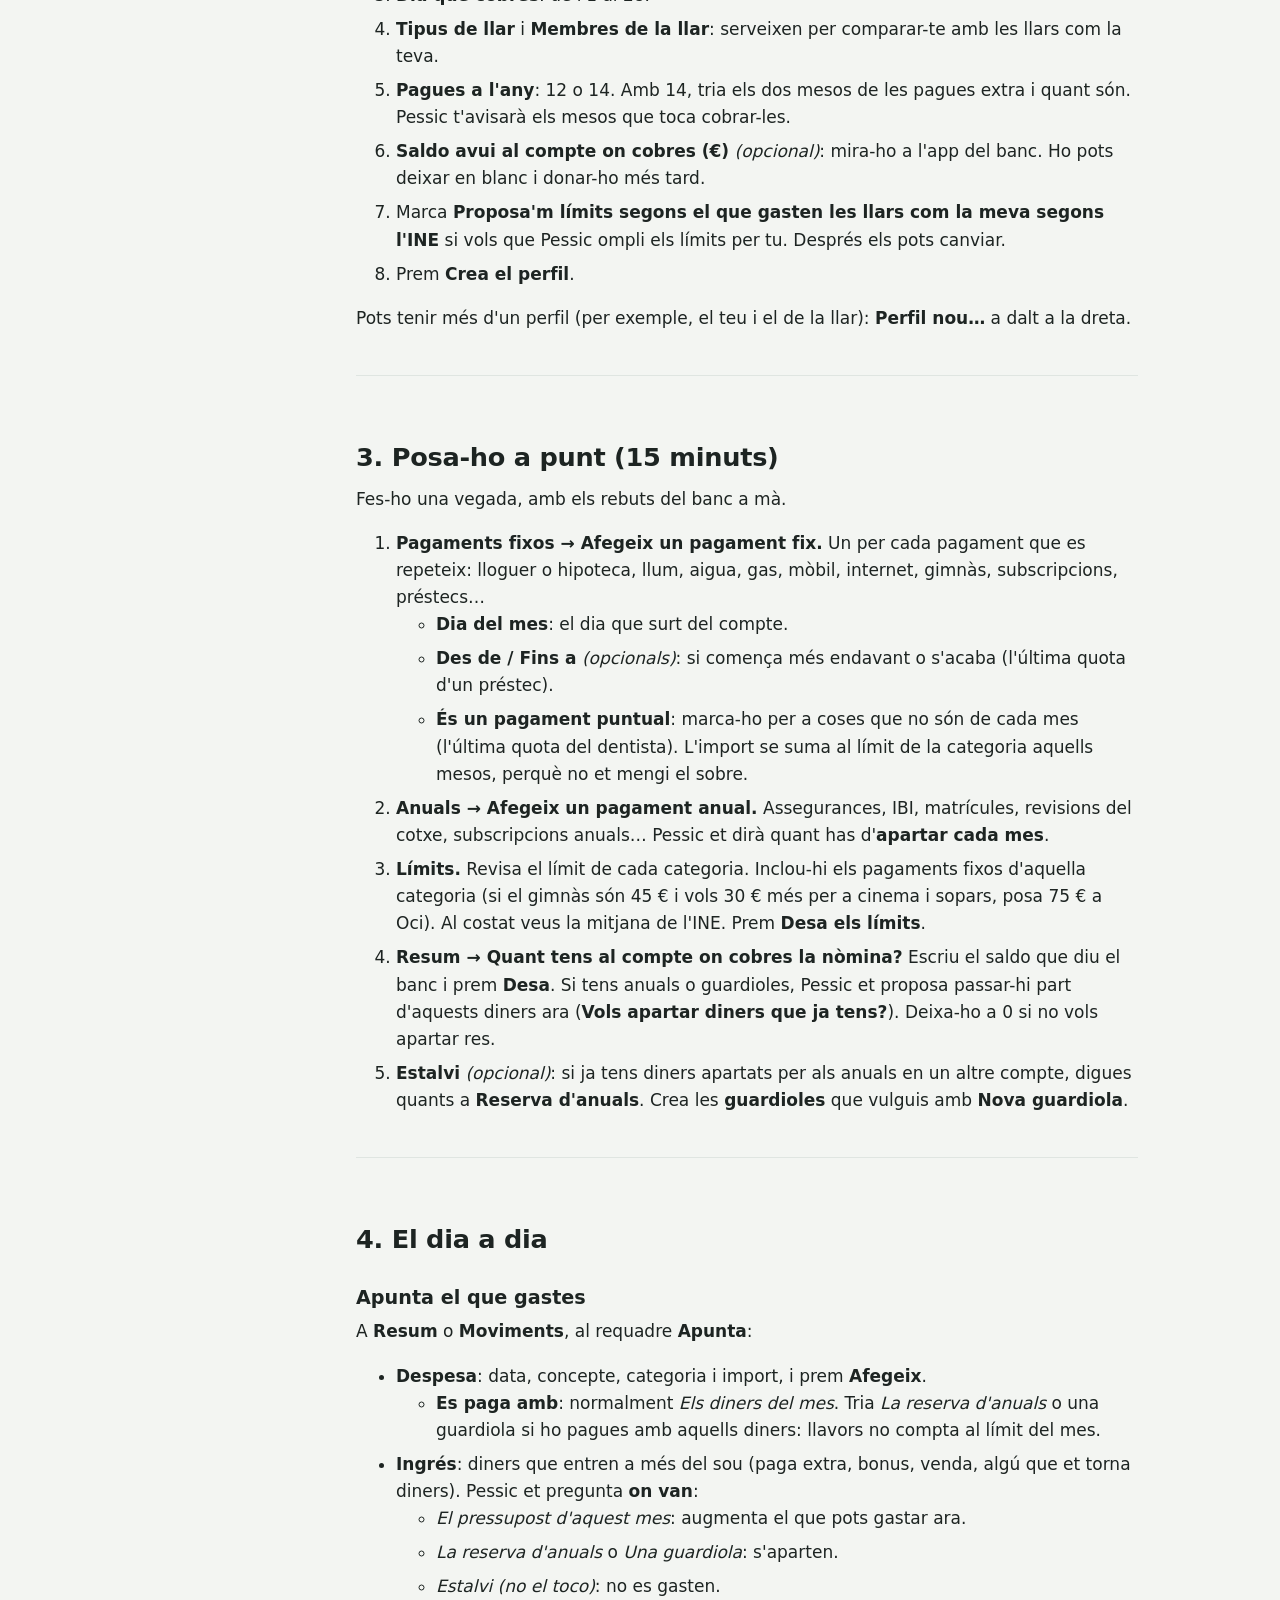
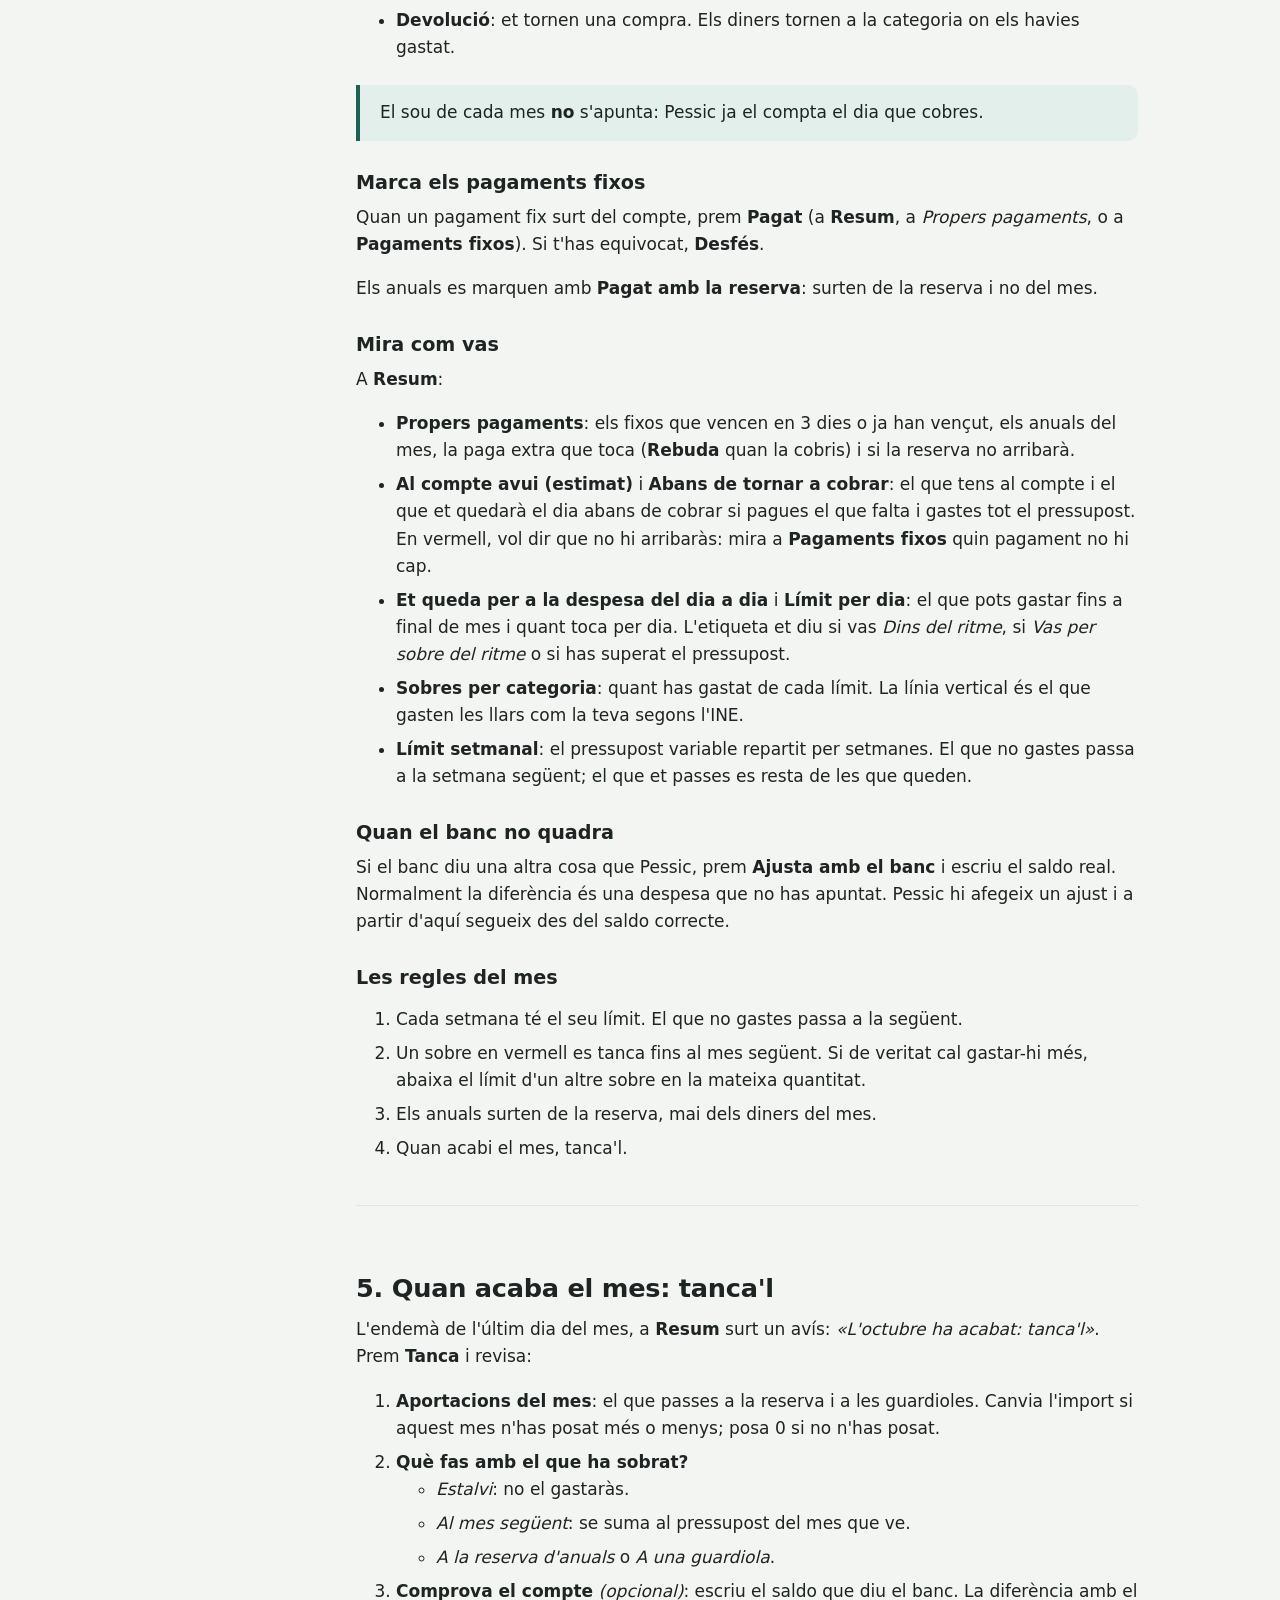
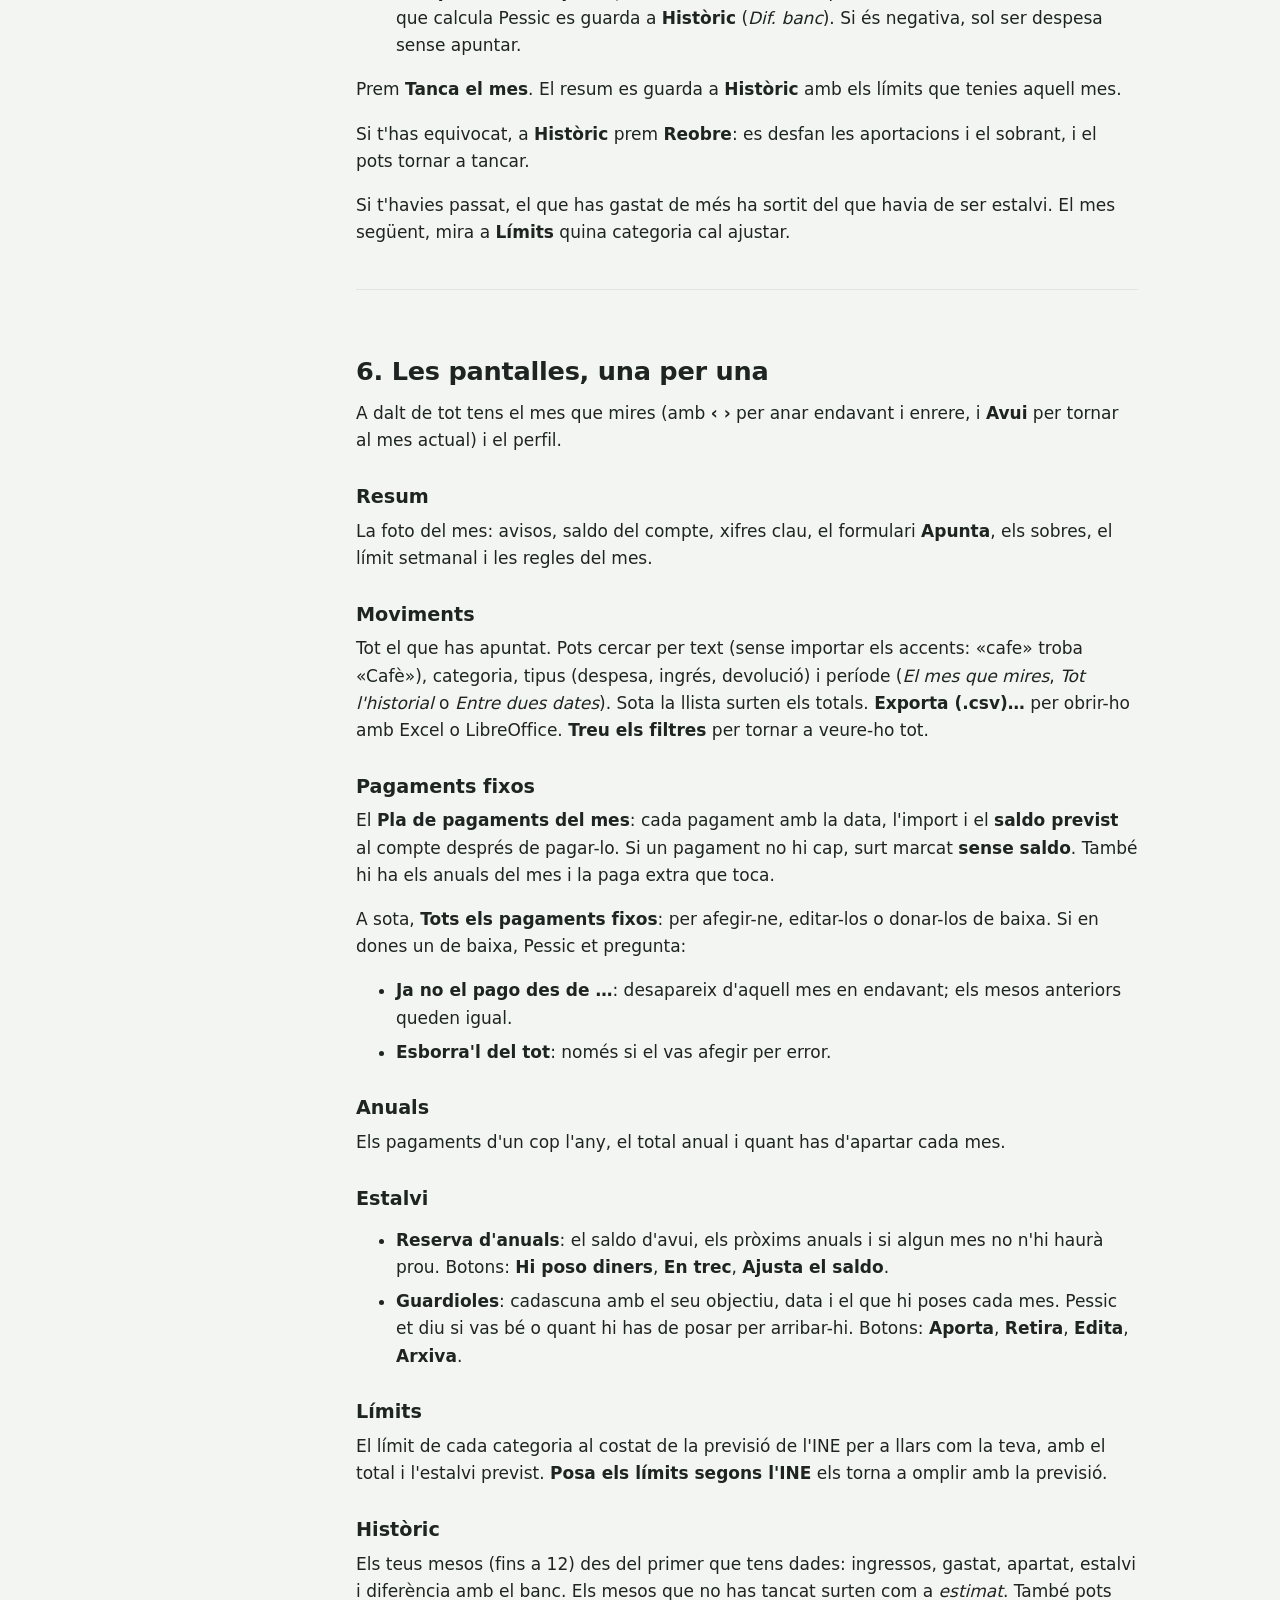
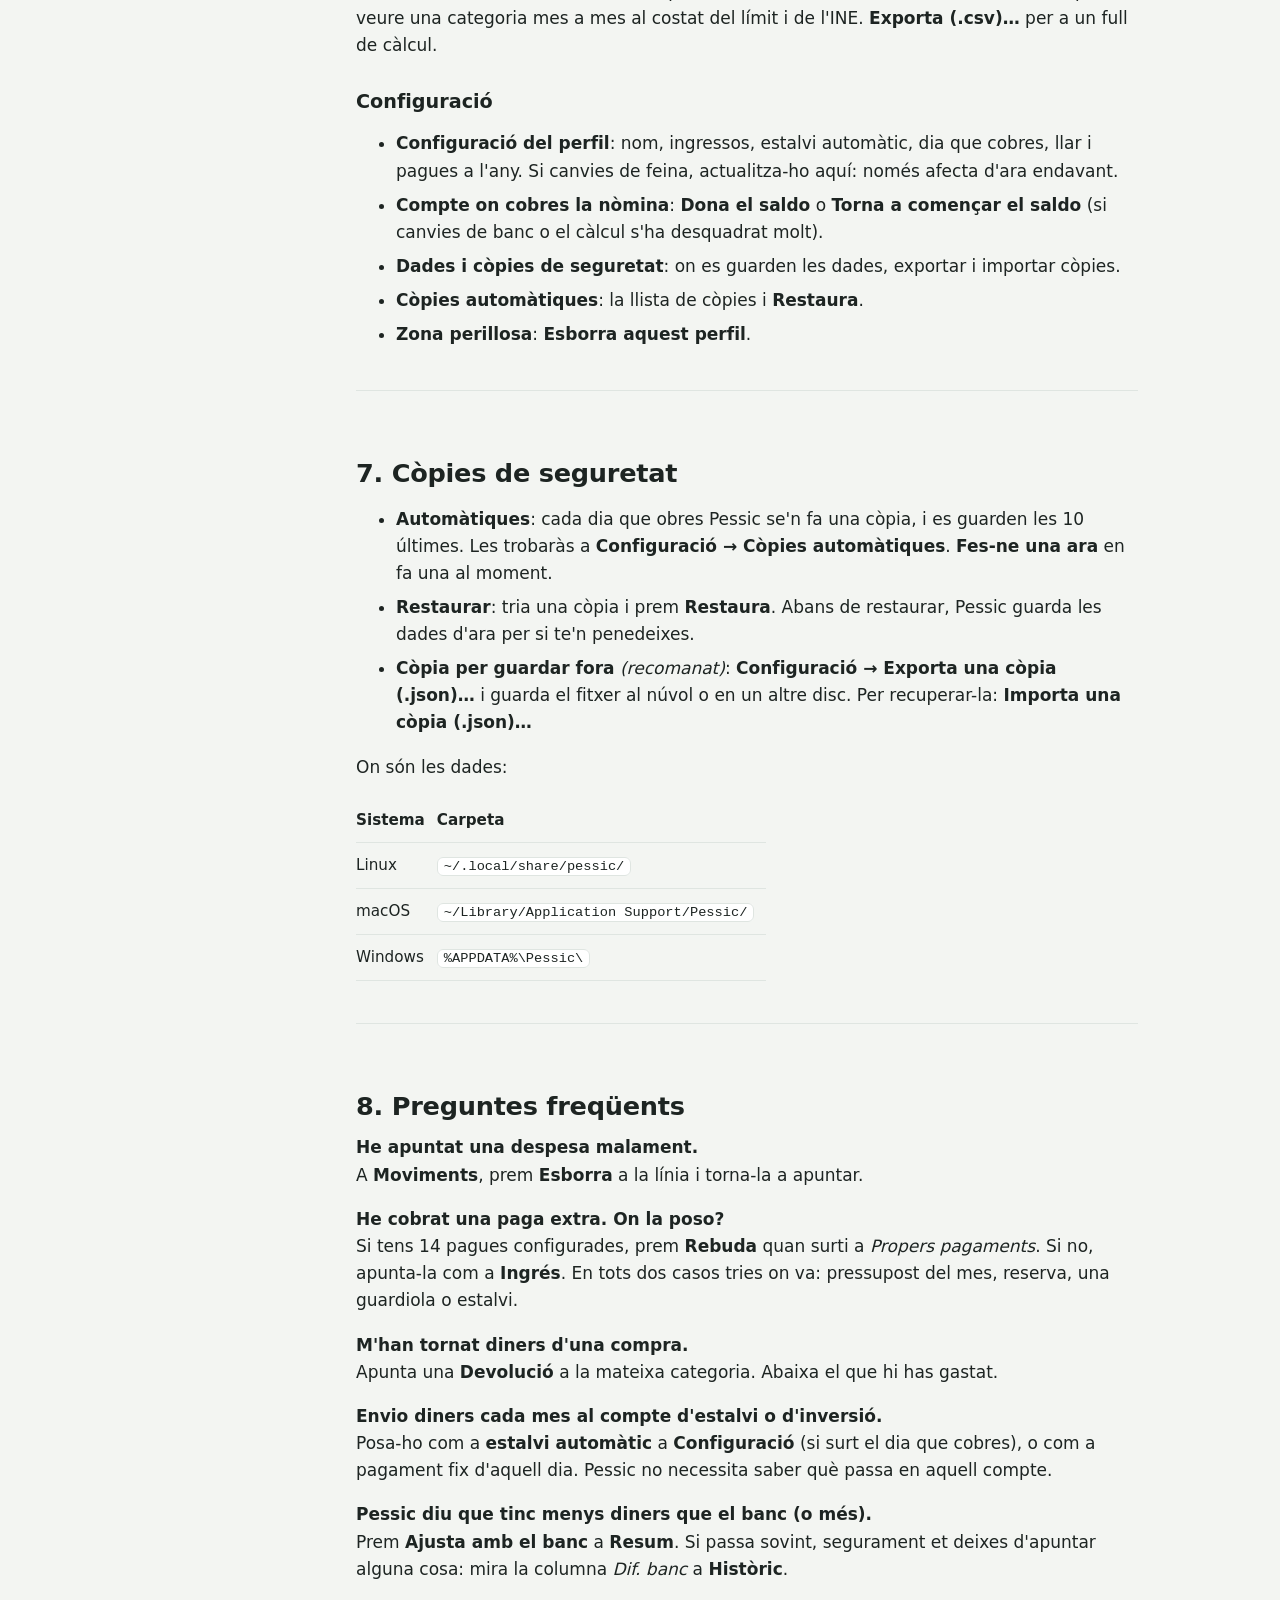
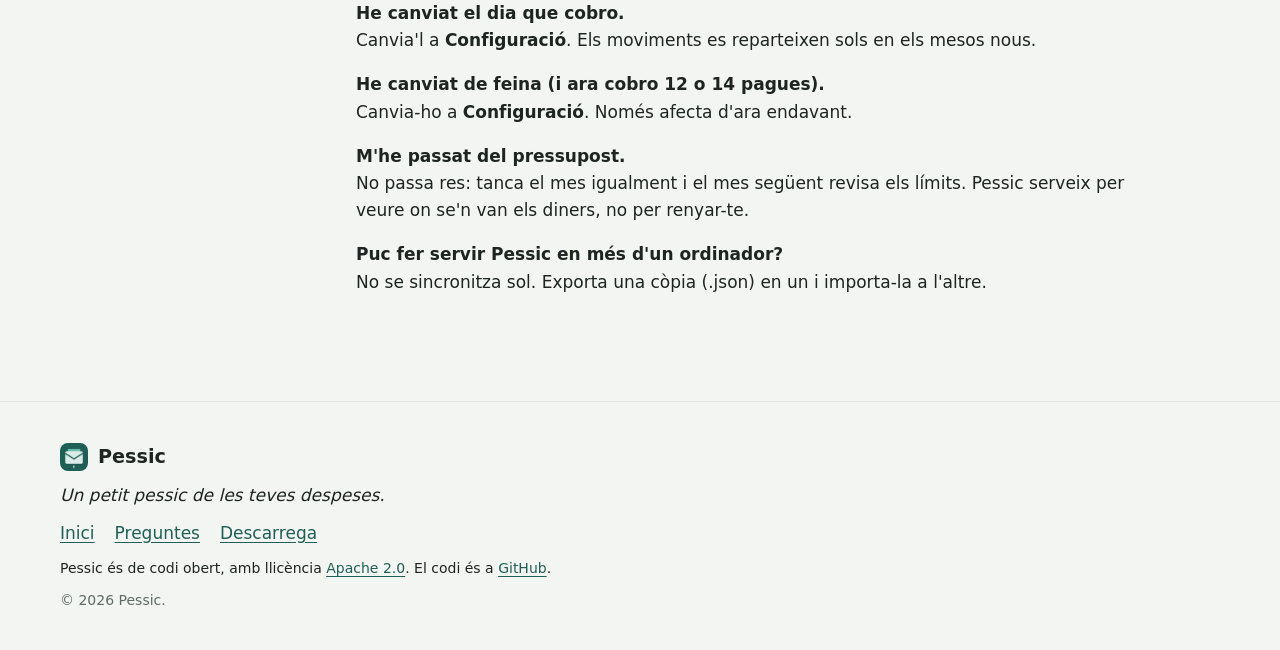
<file: manual.html>
<!doctype html>
<html lang="ca">
<head>
  <meta charset="utf-8">
  <meta name="viewport" content="width=device-width, initial-scale=1">
  <title>Manual d'ús · Pessic</title>
  <meta name="description" content="Manual d&#x27;ús de Pessic: com crear el perfil, deixar-ho a punt, apuntar el dia a dia i tancar el mes.">
  <meta name="theme-color" content="#1f5f55">

  <link rel="icon" type="image/png" href="assets/favicon.png">
  <link rel="apple-touch-icon" href="assets/apple-touch-icon.png">
  <link rel="stylesheet" href="css/styles.css">
  <script src="js/main.js" defer></script>
</head>
<body>
  <!-- Generated by tools/build.py from src/manual.html and i18n/ca.json. Do not edit by hand. -->
  <a class="skip-link" href="#contingut">Salta al contingut</a>

  <header class="site-header">
    <div class="container header-inner">
      <a class="brand" href="index.html" aria-label="Pessic, inici">
        <img src="assets/favicon.png" alt="" width="32" height="32">
        <span>Pessic</span>
      </a>
      <button class="menu-toggle" type="button" aria-expanded="false" aria-controls="menu">
        <span class="sr-only">Menú</span>
        <svg viewBox="0 0 24 24" width="24" height="24" aria-hidden="true"><path d="M4 7h16M4 12h16M4 17h16" stroke="currentColor" stroke-width="2" stroke-linecap="round"/></svg>
      </button>
      <nav id="menu" class="site-nav" aria-label="Principal">
        <a href="index.html#funcions">Què fa</a>
        <a href="index.html#com-comencar">Com començar</a>
        <a href="index.html#pantalles">Pantalles</a>
        <a href="index.html#preguntes">Preguntes</a>
        <a href="manual.html" aria-current="page">Manual</a>

        <a class="button button-small" href="index.html#descarrega">Descarrega</a>
      </nav>
    </div>
  </header>

  <main id="contingut" class="manual">
    <div class="container manual-layout">
      <nav class="manual-toc" aria-label="Índex del manual">
        <p>Índex</p>
        <ol>
          <li><a href="#1-les-idees-bàsiques">Les idees bàsiques</a></li>
          <li><a href="#2-primer-pas-crea-el-perfil">Primer pas: crea el perfil</a></li>
          <li><a href="#3-posa-ho-a-punt-15-minuts">Posa-ho a punt (15 minuts)</a></li>
          <li><a href="#4-el-dia-a-dia">El dia a dia</a></li>
          <li><a href="#5-quan-acaba-el-mes-tancal">Quan acaba el mes: tanca'l</a></li>
          <li><a href="#6-les-pantalles-una-per-una">Les pantalles, una per una</a></li>
          <li><a href="#7-còpies-de-seguretat">Còpies de seguretat</a></li>
          <li><a href="#8-preguntes-freqüents">Preguntes freqüents</a></li>
        </ol>
      </nav>
      <article class="prose">
<h1 id="manual-dús-de-pessic">Manual d'ús de Pessic</h1>
<p><em>Pessic: un petit pessic de les teves despeses.</em></p>
<p>Pessic t'ajuda a fer un pressupost cada mes i a complir-lo. No és un programa per analitzar el banc: és una llibreta on decideixes quant vols gastar en cada cosa i on apuntes el que gastes, perquè vegis cada dia quant et queda.</p>
<p>Totes les dades es queden al teu ordinador. No cal cap compte ni connexió a internet.</p>
<hr>
<h2 id="1-les-idees-bàsiques">1. Les idees bàsiques</h2>
<p><strong>El mes del pressupost comença el dia que cobres.</strong> Si cobres el 28, el teu "mes" va del 28 fins al 27 del mes següent. Si cobres després del dia 15, el mes porta el nom del mes següent: el que va del 28 d'octubre al 27 de novembre és <strong>Novembre</strong>.</p>
<p><strong>Sobres.</strong> Cada categoria de despesa (alimentació, transport, oci…) és un sobre amb un límit. Les 13 categories són les que fa servir l'INE (COICOP 2018). Quan apuntes una despesa, surt del seu sobre.</p>
<p><strong>Tres tipus de pagaments:</strong><br></p>
<table><thead><tr><th>Tipus</th><th>Exemple</th><th>Com el tracta Pessic</th></tr></thead><tbody>
<tr><td><strong>Fix</strong></td><td>lloguer, llum, gimnàs, préstec</td><td>Es repeteix cada mes. El marques com a «Pagat» quan surt del compte.</td></tr>
<tr><td><strong>Anual</strong></td><td>assegurança, IBI, matrícula</td><td>Un cop l'any. Pessic calcula quant has d'apartar cada mes a la <strong>reserva d'anuals</strong>, i el dia que toca el pagues amb la reserva, no amb els diners del mes.</td></tr>
<tr><td><strong>Variable</strong></td><td>súper, benzina, cafè, sopars</td><td>El que apuntes cada dia.</td></tr>
</tbody></table>
<p><strong>El que pots gastar</strong> = la suma dels límits de les categories. El que queda per sota dels ingressos (menys l'estalvi automàtic i el que apartes a la reserva i a les guardioles) és el teu <strong>estalvi previst</strong>.</p>
<p><strong>Guardioles.</strong> Diners que apartes per a una cosa concreta: un viatge, un cotxe, un fons d'emergència.</p>
<p><strong>El compte on cobres.</strong> Si li dius a Pessic quant tens avui al compte de la nòmina, a partir d'aquí calcula quant hi tens cada dia i quant et quedarà abans de tornar a cobrar. Els comptes d'estalvi o d'inversió no cal: el que hi envies és una sortida més.</p>
<hr>
<h2 id="2-primer-pas-crea-el-perfil">2. Primer pas: crea el perfil</h2>
<p>El primer cop que obres Pessic surt <strong>Crea el teu perfil</strong>:</p>
<ol>
<li><strong>Nom del perfil</strong>: el teu nom, o el de la llar ("Marta i Joan").
</li>
<li><strong>Ingressos nets al mes (€)</strong>: el que cobres cada mes, net.
</li>
<li><strong>Dia que cobres</strong>: de l'1 al 28.
</li>
<li><strong>Tipus de llar</strong> i <strong>Membres de la llar</strong>: serveixen per comparar-te amb les llars com la teva.
</li>
<li><strong>Pagues a l'any</strong>: 12 o 14. Amb 14, tria els dos mesos de les pagues extra i quant són. Pessic t'avisarà els mesos que toca cobrar-les.
</li>
<li><strong>Saldo avui al compte on cobres (€)</strong> <em>(opcional)</em>: mira-ho a l'app del banc. Ho pots deixar en blanc i donar-ho més tard.
</li>
<li>Marca <strong>Proposa'm límits segons el que gasten les llars com la meva segons l'INE</strong> si vols que Pessic ompli els límits per tu. Després els pots canviar.
</li>
<li>Prem <strong>Crea el perfil</strong>.
</li></ol>
<p>Pots tenir més d'un perfil (per exemple, el teu i el de la llar): <strong>Perfil nou…</strong> a dalt a la dreta.</p>
<hr>
<h2 id="3-posa-ho-a-punt-15-minuts">3. Posa-ho a punt (15 minuts)</h2>
<p>Fes-ho una vegada, amb els rebuts del banc a mà.</p>
<ol>
<li><strong>Pagaments fixos → Afegeix un pagament fix.</strong> Un per cada pagament que es repeteix: lloguer o hipoteca, llum, aigua, gas, mòbil, internet, gimnàs, subscripcions, préstecs…
<ul>
<li><strong>Dia del mes</strong>: el dia que surt del compte.
</li>
<li><strong>Des de / Fins a</strong> <em>(opcionals)</em>: si comença més endavant o s'acaba (l'última quota d'un préstec).
</li>
<li><strong>És un pagament puntual</strong>: marca-ho per a coses que no són de cada mes (l'última quota del dentista). L'import se suma al límit de la categoria aquells mesos, perquè no et mengi el sobre.
</li></ul>
</li>
<li><strong>Anuals → Afegeix un pagament anual.</strong> Assegurances, IBI, matrícules, revisions del cotxe, subscripcions anuals… Pessic et dirà quant has d'<strong>apartar cada mes</strong>.
</li>
<li><strong>Límits.</strong> Revisa el límit de cada categoria. Inclou-hi els pagaments fixos d'aquella categoria (si el gimnàs són 45 € i vols 30 € més per a cinema i sopars, posa 75 € a Oci). Al costat veus la mitjana de l'INE. Prem <strong>Desa els límits</strong>.
</li>
<li><strong>Resum → Quant tens al compte on cobres la nòmina?</strong> Escriu el saldo que diu el banc i prem <strong>Desa</strong>. Si tens anuals o guardioles, Pessic et proposa passar-hi part d'aquests diners ara (<strong>Vols apartar diners que ja tens?</strong>). Deixa-ho a 0 si no vols apartar res.
</li>
<li><strong>Estalvi</strong> <em>(opcional)</em>: si ja tens diners apartats per als anuals en un altre compte, digues quants a <strong>Reserva d'anuals</strong>. Crea les <strong>guardioles</strong> que vulguis amb <strong>Nova guardiola</strong>.
</li></ol>
<hr>
<h2 id="4-el-dia-a-dia">4. El dia a dia</h2>
<h3 id="apunta-el-que-gastes">Apunta el que gastes</h3>
<p>A <strong>Resum</strong> o <strong>Moviments</strong>, al requadre <strong>Apunta</strong>:</p>
<ul>
<li><strong>Despesa</strong>: data, concepte, categoria i import, i prem <strong>Afegeix</strong>.
<ul>
<li><strong>Es paga amb</strong>: normalment <em>Els diners del mes</em>. Tria <em>La reserva d'anuals</em> o una guardiola si ho pagues amb aquells diners: llavors no compta al límit del mes.
</li></ul>
</li>
<li><strong>Ingrés</strong>: diners que entren a més del sou (paga extra, bonus, venda, algú que et torna diners). Pessic et pregunta <strong>on van</strong>:
<ul>
<li><em>El pressupost d'aquest mes</em>: augmenta el que pots gastar ara.
</li>
<li><em>La reserva d'anuals</em> o <em>Una guardiola</em>: s'aparten.
</li>
<li><em>Estalvi (no el toco)</em>: no es gasten.
</li></ul>
</li>
<li><strong>Devolució</strong>: et tornen una compra. Els diners tornen a la categoria on els havies gastat.
</li></ul>
<blockquote><p>El sou de cada mes <strong>no</strong> s'apunta: Pessic ja el compta el dia que cobres.</p></blockquote>
<h3 id="marca-els-pagaments-fixos">Marca els pagaments fixos</h3>
<p>Quan un pagament fix surt del compte, prem <strong>Pagat</strong> (a <strong>Resum</strong>, a <em>Propers pagaments</em>, o a <strong>Pagaments fixos</strong>). Si t'has equivocat, <strong>Desfés</strong>.</p>
<p>Els anuals es marquen amb <strong>Pagat amb la reserva</strong>: surten de la reserva i no del mes.</p>
<h3 id="mira-com-vas">Mira com vas</h3>
<p>A <strong>Resum</strong>:</p>
<ul>
<li><strong>Propers pagaments</strong>: els fixos que vencen en 3 dies o ja han vençut, els anuals del mes, la paga extra que toca (<strong>Rebuda</strong> quan la cobris) i si la reserva no arribarà.
</li>
<li><strong>Al compte avui (estimat)</strong> i <strong>Abans de tornar a cobrar</strong>: el que tens al compte i el que et quedarà el dia abans de cobrar si pagues el que falta i gastes tot el pressupost. En vermell, vol dir que no hi arribaràs: mira a <strong>Pagaments fixos</strong> quin pagament no hi cap.
</li>
<li><strong>Et queda per a la despesa del dia a dia</strong> i <strong>Límit per dia</strong>: el que pots gastar fins a final de mes i quant toca per dia. L'etiqueta et diu si vas <em>Dins del ritme</em>, si <em>Vas per sobre del ritme</em> o si has superat el pressupost.
</li>
<li><strong>Sobres per categoria</strong>: quant has gastat de cada límit. La línia vertical és el que gasten les llars com la teva segons l'INE.
</li>
<li><strong>Límit setmanal</strong>: el pressupost variable repartit per setmanes. El que no gastes passa a la setmana següent; el que et passes es resta de les que queden.
</li></ul>
<h3 id="quan-el-banc-no-quadra">Quan el banc no quadra</h3>
<p>Si el banc diu una altra cosa que Pessic, prem <strong>Ajusta amb el banc</strong> i escriu el saldo real. Normalment la diferència és una despesa que no has apuntat. Pessic hi afegeix un ajust i a partir d'aquí segueix des del saldo correcte.</p>
<h3 id="les-regles-del-mes">Les regles del mes</h3>
<ol>
<li>Cada setmana té el seu límit. El que no gastes passa a la següent.
</li>
<li>Un sobre en vermell es tanca fins al mes següent. Si de veritat cal gastar-hi més, abaixa el límit d'un altre sobre en la mateixa quantitat.
</li>
<li>Els anuals surten de la reserva, mai dels diners del mes.
</li>
<li>Quan acabi el mes, tanca'l.
</li></ol>
<hr>
<h2 id="5-quan-acaba-el-mes-tancal">5. Quan acaba el mes: tanca'l</h2>
<p>L'endemà de l'últim dia del mes, a <strong>Resum</strong> surt un avís: <em>«L'octubre ha acabat: tanca'l»</em>. Prem <strong>Tanca</strong> i revisa:</p>
<ol>
<li><strong>Aportacions del mes</strong>: el que passes a la reserva i a les guardioles. Canvia l'import si aquest mes n'has posat més o menys; posa 0 si no n'has posat.
</li>
<li><strong>Què fas amb el que ha sobrat?</strong>
<ul>
<li><em>Estalvi</em>: no el gastaràs.
</li>
<li><em>Al mes següent</em>: se suma al pressupost del mes que ve.
</li>
<li><em>A la reserva d'anuals</em> o <em>A una guardiola</em>.
</li></ul>
</li>
<li><strong>Comprova el compte</strong> <em>(opcional)</em>: escriu el saldo que diu el banc. La diferència amb el que calcula Pessic es guarda a <strong>Històric</strong> (<em>Dif. banc</em>). Si és negativa, sol ser despesa sense apuntar.
</li></ol>
<p>Prem <strong>Tanca el mes</strong>. El resum es guarda a <strong>Històric</strong> amb els límits que tenies aquell mes.</p>
<p>Si t'has equivocat, a <strong>Històric</strong> prem <strong>Reobre</strong>: es desfan les aportacions i el sobrant, i el pots tornar a tancar.</p>
<p>Si t'havies passat, el que has gastat de més ha sortit del que havia de ser estalvi. El mes següent, mira a <strong>Límits</strong> quina categoria cal ajustar.</p>
<hr>
<h2 id="6-les-pantalles-una-per-una">6. Les pantalles, una per una</h2>
<p>A dalt de tot tens el mes que mires (amb <strong>‹ ›</strong> per anar endavant i enrere, i <strong>Avui</strong> per tornar al mes actual) i el perfil.</p>
<h3 id="resum">Resum</h3>
<p>La foto del mes: avisos, saldo del compte, xifres clau, el formulari <strong>Apunta</strong>, els sobres, el límit setmanal i les regles del mes.</p>
<h3 id="moviments">Moviments</h3>
<p>Tot el que has apuntat. Pots cercar per text (sense importar els accents: «cafe» troba «Cafè»), categoria, tipus (despesa, ingrés, devolució) i període (<em>El mes que mires</em>, <em>Tot l'historial</em> o <em>Entre dues dates</em>). Sota la llista surten els totals. <strong>Exporta (.csv)…</strong> per obrir-ho amb Excel o LibreOffice. <strong>Treu els filtres</strong> per tornar a veure-ho tot.</p>
<h3 id="pagaments-fixos">Pagaments fixos</h3>
<p>El <strong>Pla de pagaments del mes</strong>: cada pagament amb la data, l'import i el <strong>saldo previst</strong> al compte després de pagar-lo. Si un pagament no hi cap, surt marcat <strong>sense saldo</strong>. També hi ha els anuals del mes i la paga extra que toca.</p>
<p>A sota, <strong>Tots els pagaments fixos</strong>: per afegir-ne, editar-los o donar-los de baixa. Si en dones un de baixa, Pessic et pregunta:</p>
<ul>
<li><strong>Ja no el pago des de …</strong>: desapareix d'aquell mes en endavant; els mesos anteriors queden igual.
</li>
<li><strong>Esborra'l del tot</strong>: només si el vas afegir per error.
</li></ul>
<h3 id="anuals">Anuals</h3>
<p>Els pagaments d'un cop l'any, el total anual i quant has d'apartar cada mes.</p>
<h3 id="estalvi">Estalvi</h3>
<ul>
<li><strong>Reserva d'anuals</strong>: el saldo d'avui, els pròxims anuals i si algun mes no n'hi haurà prou. Botons: <strong>Hi poso diners</strong>, <strong>En trec</strong>, <strong>Ajusta el saldo</strong>.
</li>
<li><strong>Guardioles</strong>: cadascuna amb el seu objectiu, data i el que hi poses cada mes. Pessic et diu si vas bé o quant hi has de posar per arribar-hi. Botons: <strong>Aporta</strong>, <strong>Retira</strong>, <strong>Edita</strong>, <strong>Arxiva</strong>.
</li></ul>
<h3 id="límits">Límits</h3>
<p>El límit de cada categoria al costat de la previsió de l'INE per a llars com la teva, amb el total i l'estalvi previst. <strong>Posa els límits segons l'INE</strong> els torna a omplir amb la previsió.</p>
<h3 id="històric">Històric</h3>
<p>Els teus mesos (fins a 12) des del primer que tens dades: ingressos, gastat, apartat, estalvi i diferència amb el banc. Els mesos que no has tancat surten com a <em>estimat</em>. També pots veure una categoria mes a mes al costat del límit i de l'INE. <strong>Exporta (.csv)…</strong> per a un full de càlcul.</p>
<h3 id="configuració">Configuració</h3>
<ul>
<li><strong>Configuració del perfil</strong>: nom, ingressos, estalvi automàtic, dia que cobres, llar i pagues a l'any. Si canvies de feina, actualitza-ho aquí: només afecta d'ara endavant.
</li>
<li><strong>Compte on cobres la nòmina</strong>: <strong>Dona el saldo</strong> o <strong>Torna a començar el saldo</strong> (si canvies de banc o el càlcul s'ha desquadrat molt).
</li>
<li><strong>Dades i còpies de seguretat</strong>: on es guarden les dades, exportar i importar còpies.
</li>
<li><strong>Còpies automàtiques</strong>: la llista de còpies i <strong>Restaura</strong>.
</li>
<li><strong>Zona perillosa</strong>: <strong>Esborra aquest perfil</strong>.
</li></ul>
<hr>
<h2 id="7-còpies-de-seguretat">7. Còpies de seguretat</h2>
<ul>
<li><strong>Automàtiques</strong>: cada dia que obres Pessic se'n fa una còpia, i es guarden les 10 últimes. Les trobaràs a <strong>Configuració → Còpies automàtiques</strong>. <strong>Fes-ne una ara</strong> en fa una al moment.
</li>
<li><strong>Restaurar</strong>: tria una còpia i prem <strong>Restaura</strong>. Abans de restaurar, Pessic guarda les dades d'ara per si te'n penedeixes.
</li>
<li><strong>Còpia per guardar fora</strong> <em>(recomanat)</em>: <strong>Configuració → Exporta una còpia (.json)…</strong> i guarda el fitxer al núvol o en un altre disc. Per recuperar-la: <strong>Importa una còpia (.json)…</strong>
</li></ul>
<p>On són les dades:</p>
<table><thead><tr><th>Sistema</th><th>Carpeta</th></tr></thead><tbody>
<tr><td>Linux</td><td><code>~/.local/share/pessic/</code></td></tr>
<tr><td>macOS</td><td><code>~/Library/Application Support/Pessic/</code></td></tr>
<tr><td>Windows</td><td><code>%APPDATA%\Pessic\</code></td></tr>
</tbody></table>
<hr>
<h2 id="8-preguntes-freqüents">8. Preguntes freqüents</h2>
<p><strong>He apuntat una despesa malament.</strong><br>
A <strong>Moviments</strong>, prem <strong>Esborra</strong> a la línia i torna-la a apuntar.</p>
<p><strong>He cobrat una paga extra. On la poso?</strong><br>
Si tens 14 pagues configurades, prem <strong>Rebuda</strong> quan surti a <em>Propers pagaments</em>. Si no, apunta-la com a <strong>Ingrés</strong>. En tots dos casos tries on va: pressupost del mes, reserva, una guardiola o estalvi.</p>
<p><strong>M'han tornat diners d'una compra.</strong><br>
Apunta una <strong>Devolució</strong> a la mateixa categoria. Abaixa el que hi has gastat.</p>
<p><strong>Envio diners cada mes al compte d'estalvi o d'inversió.</strong><br>
Posa-ho com a <strong>estalvi automàtic</strong> a <strong>Configuració</strong> (si surt el dia que cobres), o com a pagament fix d'aquell dia. Pessic no necessita saber què passa en aquell compte.</p>
<p><strong>Pessic diu que tinc menys diners que el banc (o més).</strong><br>
Prem <strong>Ajusta amb el banc</strong> a <strong>Resum</strong>. Si passa sovint, segurament et deixes d'apuntar alguna cosa: mira la columna <em>Dif. banc</em> a <strong>Històric</strong>.</p>
<p><strong>He canviat el dia que cobro.</strong><br>
Canvia'l a <strong>Configuració</strong>. Els moviments es reparteixen sols en els mesos nous.</p>
<p><strong>He canviat de feina (i ara cobro 12 o 14 pagues).</strong><br>
Canvia-ho a <strong>Configuració</strong>. Només afecta d'ara endavant.</p>
<p><strong>M'he passat del pressupost.</strong><br>
No passa res: tanca el mes igualment i el mes següent revisa els límits. Pessic serveix per veure on se'n van els diners, no per renyar-te.</p>
<p><strong>Puc fer servir Pessic en més d'un ordinador?</strong><br>
No se sincronitza sol. Exporta una còpia (.json) en un i importa-la a l'altre.</p>
      </article>
    </div>
  </main>

  <footer class="site-footer">
    <div class="container footer-inner">
      <a class="brand" href="index.html">
        <img src="assets/favicon.png" alt="" width="28" height="28">
        <span>Pessic</span>
      </a>
      <p><em>Un petit pessic de les teves despeses.</em></p>
      <nav aria-label="Peu de pàgina">
        <a href="index.html">Inici</a>
        <a href="index.html#preguntes">Preguntes</a>
        <a href="index.html#descarrega">Descarrega</a>
      </nav>
      <p class="small">Pessic és de codi obert, amb llicència <a href="https://github.com/aocdev/pessic/blob/main/LICENSE">Apache 2.0</a>. El codi és a <a href="https://github.com/aocdev/pessic">GitHub</a>.</p>
      <p class="muted small">© <span data-year>2026</span> Pessic.</p>
    </div>
  </footer>
  <script id="i18n-strings" type="application/json">{"js.soon": "Aviat disponible", "js.yourSystem": "El teu sistema", "js.msi": "Descarrega el .msi", "js.dmgArm": "Descarrega el .dmg (Apple Silicon)", "js.dmgIntel": "Descarrega el .dmg (Intel)", "js.deb": "Descarrega el .deb", "js.rpm": "Descarrega el .rpm", "js.statusPublished": "Versió {version}. Tria el teu sistema.", "js.statusSoon": "Els instal·ladors encara no estan publicats. Torna-hi aviat: aquí els trobaràs per a Windows, macOS i Linux.", "js.downloadFor": "Descarrega per a {system}", "js.heroNote": "Versió {version} · <a href=\"#descarrega\">Altres sistemes<\/a>", "js.sha256": "SHA-256", "js.copy": "Copia", "js.copied": "Copiat", "js.copySha": "Copia la suma SHA-256 de {file}", "js.totalOne": "{count} descàrrega fins ara", "js.totalOther": "{count} descàrregues fins ara", "js.cardOne": "{count} descàrrega", "js.cardOther": "{count} descàrregues"}</script>
</body>
</html>
</file>
<file: css/styles.css>
/* Pessic website. Palette from the app (accent #1f5f55, background #f3f5f2). No external fonts or libraries. */

:root {
  --bg: #f3f5f2;
  --bg-alt: #e9efeb;
  --card: #ffffff;
  --ink: #1d2422;
  --muted: #5f6b67;
  --line: #dfe5e1;
  --accent: #1f5f55;
  --accent-ink: #ffffff;
  --accent-soft: #e3efeb;
  --accent-text: #1f5f55;
  --annual: #a8660b;
  --annual-soft: #fbefd9;
  --fixed-soft: #e3eef7;
  --fixed: #2f5f86;
  --variable-soft: #e3f1e8;
  --variable: #2e7d4f;
  --shadow: 0 1px 2px rgb(29 36 34 / 6%), 0 12px 32px rgb(29 36 34 / 10%);
  --radius: 12px;
  --max: 1160px;
  --gutter: 24px;
  color-scheme: light;
}

@media (prefers-color-scheme: dark) {
  :root:not([data-theme="light"]) {
    --bg: #121816;
    --bg-alt: #172019;
    --card: #1b2421;
    --ink: #e6ece9;
    --muted: #9fb0aa;
    --line: #2b3733;
    --accent: #3f9c8c;
    --accent-ink: #0d1412;
    --accent-soft: #1e3330;
    --accent-text: #7cc9b9;
    --annual: #e2a54c;
    --annual-soft: #3a2d17;
    --fixed-soft: #1c2b38;
    --fixed: #8ab8de;
    --variable-soft: #1b3324;
    --variable: #7fcc9b;
    --shadow: 0 1px 2px rgb(0 0 0 / 30%), 0 12px 32px rgb(0 0 0 / 35%);
    color-scheme: dark;
  }
}
:root[data-theme="dark"] {
  --bg: #121816;
  --bg-alt: #172019;
  --card: #1b2421;
  --ink: #e6ece9;
  --muted: #9fb0aa;
  --line: #2b3733;
  --accent: #3f9c8c;
  --accent-ink: #0d1412;
  --accent-soft: #1e3330;
  --accent-text: #7cc9b9;
  --annual: #e2a54c;
  --annual-soft: #3a2d17;
  --fixed-soft: #1c2b38;
  --fixed: #8ab8de;
  --variable-soft: #1b3324;
  --variable: #7fcc9b;
  --shadow: 0 1px 2px rgb(0 0 0 / 30%), 0 12px 32px rgb(0 0 0 / 35%);
  color-scheme: dark;
}

/* ------------------------------------------------------------------ base */
*, *::before, *::after { box-sizing: border-box; }
html { scroll-behavior: smooth; scroll-padding-top: 80px; -webkit-text-size-adjust: 100%; }
@media (prefers-reduced-motion: reduce) { html { scroll-behavior: auto; } }
body {
  margin: 0;
  background: var(--bg);
  color: var(--ink);
  font: 17px/1.6 system-ui, -apple-system, "Segoe UI", Roboto, "Noto Sans", Ubuntu, Cantarell, sans-serif;
  overflow-x: hidden;
}
img { max-width: 100%; height: auto; display: block; }
a { color: var(--accent-text); text-underline-offset: 3px; }
h1, h2, h3 { line-height: 1.2; margin: 0 0 .5em; text-wrap: balance; }
h1 { font-size: clamp(2.1rem, 4.6vw, 3.4rem); letter-spacing: -.02em; }
h2 { font-size: clamp(1.6rem, 3vw, 2.3rem); letter-spacing: -.01em; }
h3 { font-size: 1.2rem; }
p { margin: 0 0 1em; }
code { font-family: ui-monospace, SFMono-Regular, Menlo, Consolas, monospace; font-size: .9em; }
.container { width: min(var(--max), 100% - 2 * var(--gutter)); margin-inline: auto; }
.container-narrow { width: min(820px, 100% - 2 * var(--gutter)); }
.muted { color: var(--muted); }
.small { font-size: .875rem; }
.accent { color: var(--accent-text); }
.sr-only { position: absolute; width: 1px; height: 1px; overflow: hidden; clip: rect(0 0 0 0); white-space: nowrap; }
.skip-link { position: absolute; left: -999px; top: 8px; background: var(--card); padding: 8px 12px; border-radius: 8px; z-index: 100; }
.skip-link:focus { left: 8px; }
:focus-visible { outline: 3px solid var(--accent); outline-offset: 2px; border-radius: 6px; }

.eyebrow {
  margin: 0 0 .6em;
  color: var(--accent-text);
  font-size: .8rem;
  font-weight: 700;
  letter-spacing: .12em;
  text-transform: uppercase;
}

/* ------------------------------------------------------------------ buttons */
.button {
  display: inline-flex;
  align-items: center;
  justify-content: center;
  gap: .5em;
  min-height: 48px;
  padding: .7em 1.4em;
  border: 2px solid var(--accent);
  border-radius: 10px;
  background: var(--accent);
  color: var(--accent-ink);
  font: inherit;
  font-weight: 700;
  text-decoration: none;
  cursor: pointer;
  transition: transform .15s ease, box-shadow .15s ease, background .15s ease;
}
.button:hover { transform: translateY(-1px); box-shadow: 0 6px 18px rgb(31 95 85 / 25%); }
.button-ghost { background: transparent; color: var(--accent-text); }
.button-ghost:hover { background: var(--accent-soft); box-shadow: none; }
.button-small { min-height: 38px; padding: .35em 1em; font-size: .95rem; }
.button[aria-disabled="true"] {
  background: var(--line);
  border-color: var(--line);
  color: var(--muted);
  cursor: not-allowed;
  transform: none;
  box-shadow: none;
}

/* ------------------------------------------------------------------ header */
.site-header {
  position: sticky;
  top: 0;
  z-index: 50;
  background: color-mix(in srgb, var(--bg) 88%, transparent);
  backdrop-filter: blur(10px);
  border-bottom: 1px solid var(--line);
}
.header-inner { display: flex; align-items: center; justify-content: space-between; gap: 16px; min-height: 64px; }
.brand { display: inline-flex; align-items: center; gap: 10px; color: var(--ink); font-weight: 800; font-size: 1.2rem; text-decoration: none; }
.brand img { border-radius: 8px; }
.site-nav { display: flex; align-items: center; gap: 22px; }
.site-nav a:not(.button) { color: var(--ink); text-decoration: none; font-weight: 500; }
.site-nav a:not(.button):hover { color: var(--accent-text); }
.lang-switch { display: inline-flex; gap: 10px; }
.site-nav .lang-link { font-size: .9rem; color: var(--muted); }
.site-nav .lang-link[aria-current="true"] { color: var(--accent-text); font-weight: 700; }
.menu-toggle { display: none; background: none; border: 0; color: var(--ink); padding: 8px; cursor: pointer; }

@media (max-width: 860px) {
  .menu-toggle { display: inline-flex; }
  .site-nav {
    position: absolute;
    inset: 64px 0 auto 0;
    flex-direction: column;
    align-items: stretch;
    gap: 0;
    padding: 8px var(--gutter) 16px;
    background: var(--bg);
    border-bottom: 1px solid var(--line);
    display: none;
  }
  .site-nav.open { display: flex; }
  .site-nav a:not(.button) { padding: 12px 0; border-bottom: 1px solid var(--line); }
  .site-nav .button { margin-top: 12px; }
  .lang-switch { padding: 12px 0; border-bottom: 1px solid var(--line); gap: 16px; }
  .lang-switch .lang-link { padding: 0; border: 0; }
}

/* ------------------------------------------------------------------ hero */
.hero { padding: 72px 0 56px; }
.hero-inner { display: grid; grid-template-columns: minmax(0, 5fr) minmax(0, 6fr); gap: 56px; align-items: center; }
.lead { font-size: 1.2rem; color: var(--muted); max-width: 34em; }
.hero-actions { display: flex; flex-wrap: wrap; gap: 12px; margin: 28px 0 14px; }
.hero-note { color: var(--muted); font-size: .92rem; }
@media (max-width: 960px) {
  .hero { padding-top: 44px; }
  .hero-inner { grid-template-columns: 1fr; gap: 36px; }
}

/* screenshots in a window frame */
.window {
  margin: 0;
  background: var(--card);
  border: 1px solid var(--line);
  border-radius: var(--radius);
  box-shadow: var(--shadow);
  overflow: hidden;
}
.window-bar { display: flex; gap: 6px; padding: 10px 12px; border-bottom: 1px solid var(--line); background: var(--card); }
.window-bar i { width: 11px; height: 11px; border-radius: 50%; background: var(--line); }
.hero-shot { transform: perspective(1600px) rotateY(-4deg); transform-origin: left center; }
@media (max-width: 960px) { .hero-shot { transform: none; } }

/* ------------------------------------------------------------------ facts */
.facts { border-block: 1px solid var(--line); background: var(--card); }
.facts-list {
  list-style: none;
  margin-block: 0;
  padding: 28px 0;
  display: grid;
  grid-template-columns: repeat(4, minmax(0, 1fr));
  gap: 24px;
}
.facts-list li { display: flex; gap: 12px; align-items: flex-start; font-size: .95rem; color: var(--muted); }
.facts-list strong { color: var(--ink); display: block; }
.facts-list svg { flex: none; width: 28px; height: 28px; color: var(--accent-text); }
@media (max-width: 960px) { .facts-list { grid-template-columns: repeat(2, minmax(0, 1fr)); } }
@media (max-width: 560px) { .facts-list { grid-template-columns: 1fr; } }

/* ------------------------------------------------------------------ sections */
.section { padding: 88px 0; }
.section-alt { background: var(--bg-alt); }
.section-head { max-width: 46em; margin-bottom: 44px; }
.section-lead { color: var(--muted); font-size: 1.1rem; }
@media (max-width: 640px) { .section { padding: 60px 0; } }

.cards { display: grid; gap: 20px; }
.cards-3 { grid-template-columns: repeat(3, minmax(0, 1fr)); }
@media (max-width: 860px) { .cards-3 { grid-template-columns: 1fr; } }
.card, .type, .platform {
  background: var(--card);
  border: 1px solid var(--line);
  border-radius: var(--radius);
  padding: 26px;
}
.card p, .type p { color: var(--muted); margin-bottom: 0; }
.card-icon {
  width: 46px; height: 46px;
  display: grid; place-items: center;
  border-radius: 12px;
  background: var(--accent-soft);
  color: var(--accent-text);
  margin-bottom: 16px;
}
.card-icon svg { width: 26px; height: 26px; }

.payment-types { margin-top: 56px; }
.payment-types > h3 { font-size: 1.35rem; margin-bottom: 20px; }
.tag { display: inline-block; padding: 3px 12px; border-radius: 999px; font-size: .85rem; font-weight: 700; margin-bottom: 12px; }
.tag-fixed { background: var(--fixed-soft); color: var(--fixed); }
.tag-annual { background: var(--annual-soft); color: var(--annual); }
.tag-variable { background: var(--variable-soft); color: var(--variable); }
.type-examples { font-weight: 600; color: var(--ink) !important; margin-bottom: .5em !important; }

/* ------------------------------------------------------------------ features */
.feature {
  display: grid;
  grid-template-columns: minmax(0, 5fr) minmax(0, 7fr);
  gap: 56px;
  align-items: center;
  margin-bottom: 96px;
}
.feature-reverse { grid-template-columns: minmax(0, 7fr) minmax(0, 5fr); }
.feature-reverse .feature-text { order: 2; }
.feature-text h3 { font-size: clamp(1.4rem, 2.4vw, 1.75rem); }
.feature-text > p { color: var(--muted); }
.feature-shot-tall { max-width: 460px; justify-self: center; }
@media (max-width: 960px) {
  .feature, .feature-reverse { grid-template-columns: 1fr; gap: 28px; margin-bottom: 72px; }
  .feature-reverse .feature-text { order: 0; }
}
.checks { list-style: none; padding: 0; margin: 0 0 1em; }
.checks li { position: relative; padding-left: 30px; margin-bottom: .7em; }
.checks li::before {
  content: "";
  position: absolute;
  left: 0; top: .35em;
  width: 18px; height: 18px;
  border-radius: 50%;
  background: var(--accent-soft) url("data:image/svg+xml,%3Csvg xmlns='http://www.w3.org/2000/svg' viewBox='0 0 24 24'%3E%3Cpath d='m6 12 4 4 8-8' fill='none' stroke='%231f5f55' stroke-width='3' stroke-linecap='round' stroke-linejoin='round'/%3E%3C/svg%3E") center / 12px no-repeat;
}

.extras {
  list-style: none;
  padding: 0;
  margin: 0;
  display: grid;
  grid-template-columns: repeat(3, minmax(0, 1fr));
  gap: 16px;
}
.extras li {
  background: var(--card);
  border: 1px solid var(--line);
  border-radius: var(--radius);
  padding: 18px 20px;
  color: var(--muted);
  font-size: .95rem;
}
.extras strong { display: block; color: var(--ink); margin-bottom: 2px; }
@media (max-width: 860px) { .extras { grid-template-columns: 1fr; } }

/* ------------------------------------------------------------------ steps */
.steps {
  list-style: none;
  counter-reset: step;
  padding: 0;
  margin: 0;
  display: grid;
  grid-template-columns: repeat(4, minmax(0, 1fr));
  gap: 20px;
}
.steps li {
  counter-increment: step;
  background: var(--card);
  border: 1px solid var(--line);
  border-radius: var(--radius);
  padding: 26px;
}
.steps li::before {
  content: counter(step);
  display: grid;
  place-items: center;
  width: 40px; height: 40px;
  border-radius: 50%;
  background: var(--accent);
  color: var(--accent-ink);
  font-weight: 800;
  margin-bottom: 16px;
}
.steps p { color: var(--muted); margin: 0; }
@media (max-width: 960px) { .steps { grid-template-columns: repeat(2, minmax(0, 1fr)); } }
@media (max-width: 560px) { .steps { grid-template-columns: 1fr; } }

/* ------------------------------------------------------------------ rules */
.rules { background: #1f5f55; color: #f1f7f5; }
.rules .eyebrow { color: #a8d8cc; }
.rules h2 { color: #fff; }
.rules-list { list-style: none; padding: 0; margin: 0; display: grid; grid-template-columns: repeat(2, minmax(0, 1fr)); gap: 18px 40px; }
.rules-list li { display: flex; gap: 16px; align-items: flex-start; font-size: 1.1rem; }
.rules-list span {
  flex: none;
  display: grid; place-items: center;
  width: 38px; height: 38px;
  border-radius: 50%;
  border: 2px solid #a8d8cc;
  font-weight: 800;
}
@media (max-width: 760px) { .rules-list { grid-template-columns: 1fr; } }

/* ------------------------------------------------------------------ tabs */
.tab-list {
  display: flex;
  gap: 6px;
  overflow-x: auto;
  padding-bottom: 6px;
  margin-bottom: 20px;
  scrollbar-width: thin;
}
.tab-list button {
  flex: none;
  border: 1px solid var(--line);
  background: var(--card);
  color: var(--ink);
  border-radius: 999px;
  padding: .5em 1.1em;
  font: inherit;
  font-size: .95rem;
  font-weight: 600;
  cursor: pointer;
}
.tab-list button[aria-selected="true"] { background: var(--accent); border-color: var(--accent); color: var(--accent-ink); }
.tab-panel > p { color: var(--muted); max-width: 46em; }
.shot-button { display: block; width: 100%; padding: 0; cursor: zoom-in; }

/* ------------------------------------------------------------------ faq */
.faq details {
  background: var(--card);
  border: 1px solid var(--line);
  border-radius: var(--radius);
  margin-bottom: 12px;
}
.faq summary {
  cursor: pointer;
  list-style: none;
  padding: 18px 52px 18px 22px;
  font-weight: 650;
  position: relative;
}
.faq summary::-webkit-details-marker { display: none; }
.faq summary::after {
  content: "+";
  position: absolute;
  right: 22px; top: 50%;
  transform: translateY(-50%);
  font-size: 1.4rem;
  color: var(--accent-text);
}
.faq details[open] summary::after { content: "−"; }
.faq details p { padding: 0 22px 18px; margin: 0; color: var(--muted); }
.faq-more { margin-top: 24px; color: var(--muted); }

/* ------------------------------------------------------------------ download */
.download { background: var(--bg-alt); }
.platform { display: flex; flex-direction: column; gap: 4px; position: relative; }
.platform > svg { width: 36px; height: 36px; color: var(--accent-text); margin-bottom: 8px; }
.platform h3 { margin-bottom: 0; }
.platform-meta { color: var(--muted); font-size: .92rem; min-height: 3em; }
.platform-actions { display: flex; flex-wrap: wrap; gap: 10px; padding-top: 4px; }
.platform.is-current { border-color: var(--accent); box-shadow: 0 0 0 2px var(--accent) inset; }
.platform-badge {
  position: absolute;
  top: 18px; right: 18px;
  font-size: .78rem;
  font-weight: 700;
  color: var(--accent-text);
  background: var(--accent-soft);
  padding: 2px 10px;
  border-radius: 999px;
}
.download-notes { display: grid; grid-template-columns: repeat(2, minmax(0, 1fr)); gap: 40px; margin-top: 48px; }
.download-notes p { color: var(--muted); }
.download-notes table { border-collapse: collapse; width: 100%; font-size: .95rem; }
.download-notes th, .download-notes td { text-align: left; padding: 8px 0; border-bottom: 1px solid var(--line); vertical-align: top; }
.download-notes th { width: 7.5em; font-weight: 600; }
.download-notes code { word-break: break-all; }
@media (max-width: 760px) { .download-notes { grid-template-columns: 1fr; gap: 24px; } }

.download-count {
  display: inline-block;
  margin: 0;
  padding: 4px 14px;
  border-radius: 999px;
  background: var(--accent-soft);
  color: var(--accent-text);
  font-weight: 700;
}
.platform-count { margin: 0 0 10px; color: var(--accent-text); font-size: .9rem; font-weight: 600; }
.platform-checksums { margin-top: 18px; padding-top: 14px; border-top: 1px solid var(--line); }
.checksum-title { margin: 0 0 6px; font-size: .78rem; font-weight: 700; letter-spacing: .08em; text-transform: uppercase; color: var(--muted); }
.checksum { display: grid; grid-template-columns: minmax(0, 1fr) auto; gap: 2px 10px; align-items: center; margin-bottom: 10px; }
.checksum-file { grid-column: 1 / -1; font-size: .85rem; font-weight: 600; word-break: break-all; }
.checksum code {
  font-size: .78rem;
  color: var(--muted);
  word-break: break-all;
  user-select: all;
  background: var(--bg);
  border: 1px solid var(--line);
  border-radius: 6px;
  padding: 4px 6px;
}
.checksum-copy {
  font: inherit;
  font-size: .82rem;
  font-weight: 600;
  color: var(--accent-text);
  background: var(--accent-soft);
  border: 0;
  border-radius: 6px;
  padding: 6px 10px;
  cursor: pointer;
}
.verify {
  margin-top: 40px;
  padding: 26px;
  background: var(--card);
  border: 1px solid var(--line);
  border-radius: var(--radius);
}
.verify > p { color: var(--muted); }
.verify-commands { display: grid; grid-template-columns: max-content minmax(0, 1fr); gap: 10px 20px; margin: 0 0 1em; }
.verify-commands dt { font-weight: 600; }
.verify-commands dd { margin: 0; }
.verify-commands code { word-break: break-all; }
@media (max-width: 640px) { .verify-commands { grid-template-columns: 1fr; gap: 4px; } .verify-commands dd { margin-bottom: 10px; } }

/* ------------------------------------------------------------------ footer */
.site-footer { border-top: 1px solid var(--line); padding: 40px 0; }
.footer-inner { display: grid; gap: 10px; justify-items: start; }
.site-footer nav { display: flex; flex-wrap: wrap; gap: 20px; }
.site-footer p { margin: 0; }

/* ------------------------------------------------------------------ lightbox */
.lightbox {
  border: 0;
  padding: 0;
  background: transparent;
  max-width: min(1400px, 96vw);
  max-height: 94vh;
}
.lightbox::backdrop { background: rgb(10 16 14 / 82%); }
.lightbox img { max-height: 90vh; width: auto; border-radius: 10px; box-shadow: var(--shadow); }
.lightbox-close {
  position: fixed;
  top: 16px; right: 20px;
  width: 44px; height: 44px;
  border: 0;
  border-radius: 50%;
  background: #fff;
  color: #1d2422;
  font-size: 1.8rem;
  line-height: 1;
  cursor: pointer;
}

/* ------------------------------------------------------------------ manual page */
.manual { padding: 56px 0 88px; }
.manual-layout { display: grid; grid-template-columns: 240px minmax(0, 1fr); gap: 56px; align-items: start; }
.manual-toc { position: sticky; top: 88px; font-size: .95rem; }
.manual-toc p { font-weight: 700; margin-bottom: .5em; }
.manual-toc ol { padding-left: 1.2em; margin: 0; }
.manual-toc li { margin-bottom: .45em; }
.manual-toc a { color: var(--muted); text-decoration: none; }
.manual-toc a:hover { color: var(--accent-text); }
.prose { max-width: 46em; }
.prose h1 { font-size: clamp(2rem, 4vw, 2.8rem); }
.prose h2 { font-size: 1.6rem; margin-top: 2.2em; padding-top: .4em; }
.prose h3 { margin-top: 1.6em; }
.prose hr { border: 0; border-top: 1px solid var(--line); margin: 2.5em 0; }
.prose li { margin-bottom: .4em; }
.prose blockquote {
  margin: 1.4em 0;
  padding: 14px 20px;
  border-left: 4px solid var(--accent);
  background: var(--accent-soft);
  border-radius: 0 10px 10px 0;
}
.prose blockquote p { margin: 0; }
.prose table { border-collapse: collapse; width: 100%; margin: 1em 0 1.6em; font-size: .95rem; display: block; overflow-x: auto; }
.prose th, .prose td { border-bottom: 1px solid var(--line); padding: 10px 12px 10px 0; text-align: left; vertical-align: top; }
.prose th { font-weight: 700; }
.prose code { background: var(--card); border: 1px solid var(--line); border-radius: 6px; padding: 1px 6px; }
.prose .manual-index { display: none; }
@media (max-width: 960px) {
  .manual-layout { grid-template-columns: 1fr; gap: 24px; }
  .manual-toc { position: static; }
}
</file>
